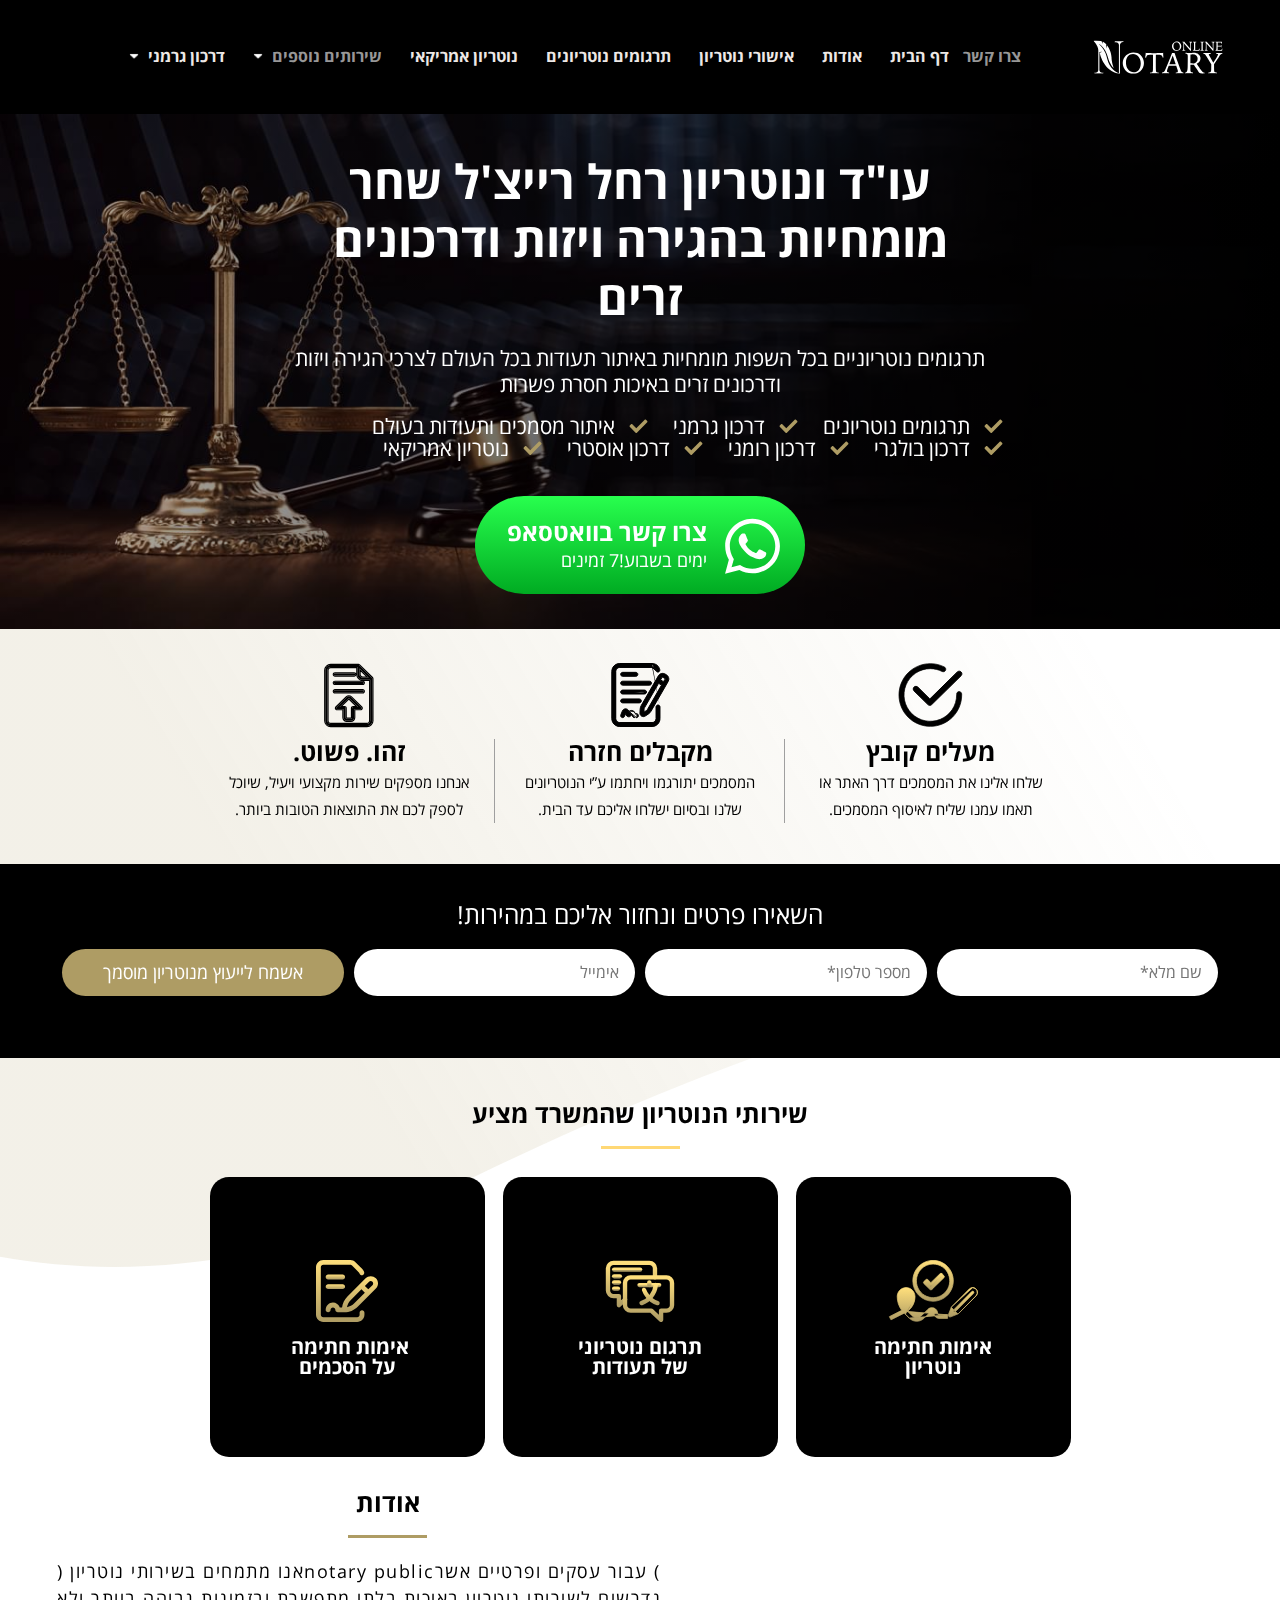
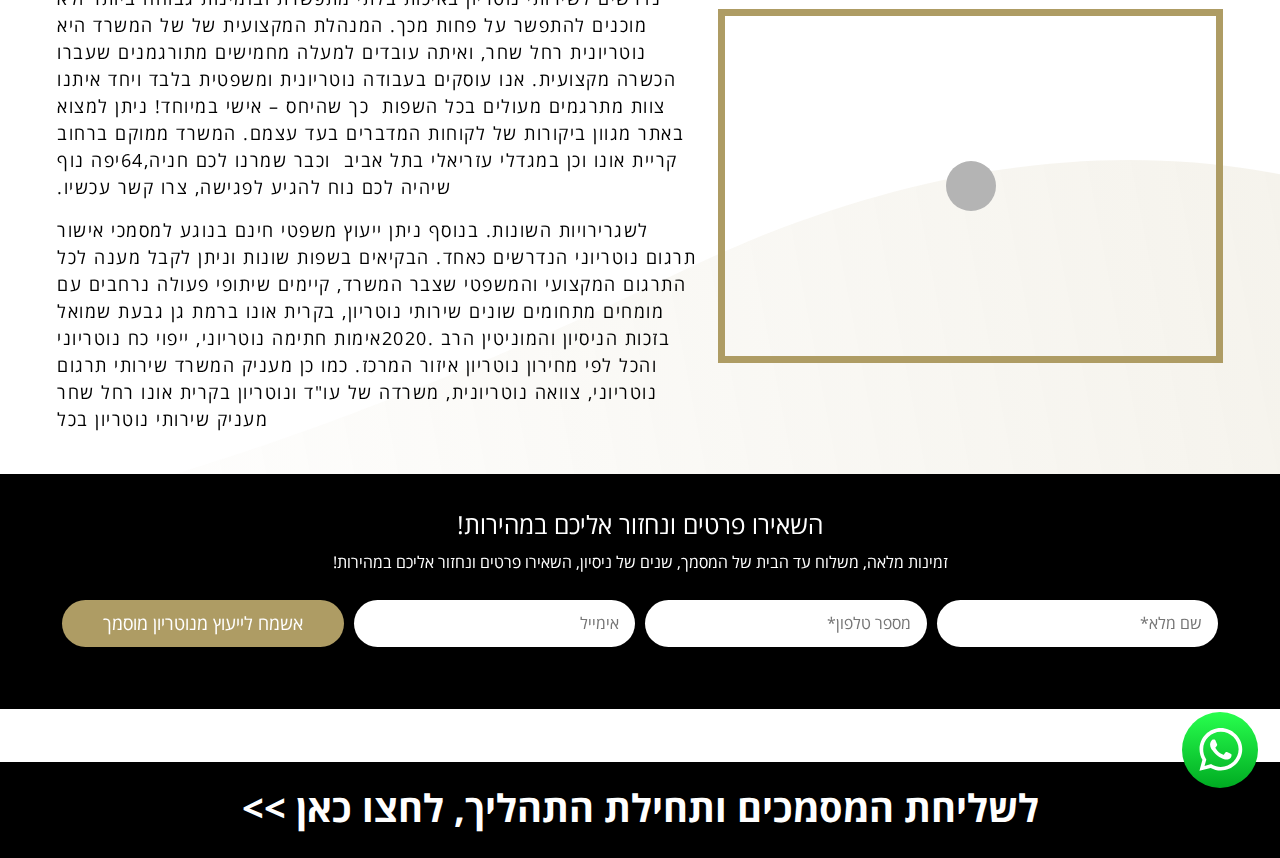
<file: index.html>
<!DOCTYPE html>
<html lang="he" dir="rtl">
<head>
   <meta charset="UTF-8">
   <meta http-equiv="X-UA-Compatible" content="IE=edge">
   <meta name="viewport" content="width=device-width, initial-scale=1.0">
   <link rel="stylesheet" href="files/select/select.css?_v=20240301155812">
   <link rel="stylesheet" href="css/style.min.css?_v=20240301155812">
   <!--<link rel="icon" type="image/svg+xml" href="favicon.svg">-->
   <title></title>
</head>

<body>
   <div class="wrapper">
      <header class="header">
   <div class="header__wrapper lock-padding">
      <div id="header-container" class="n_container header-container">
         <a href="index.html" class="header__blockLogo">
            <img src="images/svg/logo.svg" alt="Notary online">
         </a>
         <div class="header__menu menu">
            <div class="menu__body">
               <nav class="menu-topmenu-container">
                  <ul class="menu__list">
                     <li class="menu-item current-menu-item current_page_item"> <!-- current-menu-item current_page_item -->
                        <a class="menu__link" href="#">צרו קשר</a>
                     </li>
                     <li class="menu-item">
                        <a class="menu__link" href="#">דף הבית</a>
                     </li>
                     <li class="menu-item">
                        <a class="menu__link" href="#">אודות</a>
                     </li>
                     <li class="menu-item">
                        <a class="menu__link" href="#">אישורי נוטריון</a>
                     </li>
                     <li class="menu-item">
                        <a class="menu__link" href="#">תרגומים נוטריונים</a>
                     </li>
                     <li class="menu-item">
                        <a class="menu__link" href="#">נוטריון אמריקאי</a>
                     </li>
                     <li class="menu-item current-menu-item current_page_item menu-item-has-children">
                        <a class="menu__link" href="#">שירותים נוספים</a>
                        <span class="menu__arrow">
                           <img src="images/sub-arrow.png" alt="">
                        </span>
                        <ul class="menu__sub-list">
                           <li class="menu-item">
                              <a class="menu__link" href="#">Demo submenu</a>
                           </li>
                           <li class="menu-item">
                              <a class="menu__link" href="#">Demo submenu 2</a>
                           </li>
                           <li class="menu-item current-menu-item current_page_item">
                              <a class="menu__link" href="#">Demo submenu 3</a>
                           </li>
                           <li class="menu-item">
                              <a class="menu__link" href="#">Demo submenu 4</a>
                           </li>
                        </ul>
                     </li>
                     <li class="menu-item menu-item-has-children">
                        <a class="menu__link" href="#">דרכון גרמני</a>
                        <span class="menu__arrow">
                           <img src="images/sub-arrow.png" alt="">
                        </span>
                        <ul class="menu__sub-list">
                           <li class="menu-item">
                              <a class="menu__link" href="#">Demo submenu</a>
                           </li>
                           <li class="menu-item">
                              <a class="menu__link" href="#">Demo submenu 2</a>
                           </li>
                           <li class="menu-item">
                              <a class="menu__link" href="#">Demo submenu 3</a>
                           </li>
                           <li class="menu-item">
                              <a class="menu__link" href="#">Demo submenu 4</a>
                           </li>
                        </ul>
                     </li>
                  </ul>
               </nav>
            </div>
         </div>
         <div id="burger">
            <span></span>
        </div>
      </div>
   </div>
</header>
      <main class="main">
         <div class="fs">
            <div class="n_container">
               <h1>עו"ד ונוטריון רחל רייצ'ל שחר מומחיות בהגירה ויזות ודרכונים זרים</h1>
               <div class="fs__block-text">
                  <p>תרגומים נוטריוניים בכל השפות מומחיות באיתור תעודות בכל העולם לצרכי הגירה ויזות ודרכונים זרים באיכות חסרת פשרות</p>
               </div>
               <ul class="fs__list">
                  <li>
                     <a href="https://notary-israel.com/notary-translations/" target="_blank">תרגומים נוטריונים</a>
                  </li>
                  <li>
                     <a href="https://notary-israel.com/notary-confirmation/" target="_blank">דרכון גרמני</a>
                  </li>
                  <li>
                     <a href="https://notary-israel.com/" target="_blank">איתור מסמכים ותעודות בעולם</a>
                  </li>
                  <li>
                     <!--<a href="#" target="_blank">דרכון בולגרי</a>--> דרכון בולגרי
                  </li>
                  <li>
                     <!--<a href="" target="_blank"></a>--> דרכון רומני
                  </li>
                  <li>
                     <!--<a href="#" target="_blank"></a>--> דרכון אוסטרי
                  </li>
                  <li>
                     <a href="https://notary-israel.com/notary-usa/" target="_blank">נוטריון אמריקאי</a>
                  </li>
               </ul>
               <div class="fs__wrap-button">
                  <div class="fs__wrap-button-column icon">
                     <a href="https://api.whatsapp.com/send/?phone=972524616973&text&type=phone_number&app_absent=0" target="_blank">
                        <img src="images/svg/whatsapp-icon.svg" alt="">
                     </a>
                  </div>
                  <div class="fs__wrap-button-column info">
                     <a href="https://api.whatsapp.com/send/?phone=972524616973&text&type=phone_number&app_absent=0" target="_blank">צרו קשר בוואטסאפ</a>
                     <p>ימים בשבוע!7 זמינים</p>
                  </div>
               </div>
            </div>
            <div class="page-head-bg wrap-lazy-load-image">
               <img src="images/page-head-bg.jpg" alt="">
            </div>
         </div>
         <section class="services">
            <div class="n_container">
               <div class="services__items">
                  <div class="services__item">
                     <div class="services__block-icon">
                        <img src="images/svg/services-icon-3.svg" alt="">
                     </div>
                     <div class="services__wrap-title-text">
                        <h3 class="services__title">מעלים קובץ</h3>
                        <div class="services__block-text">
                           <p>שלחו אלינו את המסמכים דרך האתר או תאמו עמנו שליח לאיסוף המסמכים.</p>
                        </div>
                     </div>
                  </div>
                  <div class="services__item">
                     <div class="services__block-icon">
                        <img src="images/svg/services-icon-2.svg" alt="">
                     </div>
                     <div class="services__wrap-title-text">
                        <h3 class="services__title">מקבלים חזרה</h3>
                        <div class="services__block-text">
                           <p>המסמכים יתורגמו ויחתמו ע”י הנוטריונים שלנו ובסיום ישלחו אליכם עד הבית.</p>
                        </div>
                     </div>
                  </div>
                  <div class="services__item">
                     <div class="services__block-icon">
                        <img src="images/svg/services-icon-1.svg" alt="">
                     </div>
                     <div class="services__wrap-title-text">
                        <h3 class="services__title">זהו. פשוט.</h3>
                        <div class="services__block-text">
                           <p>אנחנו מספקים שירות מקצועי ויעיל, שיוכל לספק לכם את התוצאות הטובות ביותר.</p>
                        </div>
                     </div>
                  </div>
               </div>
            </div>
         </section>
         <section class="leave-us-in-touch">
            <div class="n_container">
               <h2 class="leave-us-in-touch__title">השאירו פרטים ונחזור אליכם במהירות!</h2>
               <form action="#" class="leave-us-in-touch__form">
                  <input type="text" placeholder="שם מלא*" name="full-name" class="leave-us-in-touch__form-field">
                  <input type="text" placeholder="מספר טלפון*" name="phone" class="leave-us-in-touch__form-field">
                  <input type="text" placeholder="אימייל" name="email" class="leave-us-in-touch__form-field">
                  <input type="submit" value="אשמח לייעוץ מנוטריון מוסמך">
               </form>
            </div>
         </section>
         <section class="notary-services">
            <div class="n_container">
               <h2 class="notary-services__title">שירותי הנוטריון שהמשרד מציע</h2>
               <div class="notary-services__items">
                  <div class="notary-services__item">
                     <div class="notary-services__block-icon">
                        <img src="images/svg/notary-services-3.svg" alt="">
                     </div>
                     <h3>אימות חתימה</h3>
                     <p>נוטריון</p>
                  </div>
                  <div class="notary-services__item">
                     <div class="notary-services__block-icon">
                        <img src="images/svg/notary-services-2.svg" alt="">
                     </div>
                     <h3>תרגום נוטריוני</h3>
                     <p>של תעודות</p>
                  </div>
                  <div class="notary-services__item">
                     <div class="notary-services__block-icon">
                        <img src="images/svg/notary-services-1.svg" alt="">
                     </div>
                     <h3>אימות חתימה </h3>
                     <p>על הסכמים</p>
                  </div>
               </div>
            </div>
            <img src="images/svg/home-decoration-top.svg" class="page-decoration top" alt="">
         </section>
         <section class="about">
            <div class="n_container">
               <div class="about__items">
                  <div data-da="about__item-second, 1, 1024" class="about__item">
                     <div class="about__block-image wrap-lazy-load-image">
                        <img src="images/about.jpg" alt="">
                     </div>
                  </div>
                  <div class="about__item about__item-second">
                     <h2 class="about__title">אודות</h2>
                     <div class="about__block-text">
                        <p>) עבור עסקים ופרטיים אשרnotary publicאנו מתמחים בשירותי נוטריון ( נדרשים לשירותי נוטריון באיכות בלתי מתפשרת ובזמינות גבוהה ביותר ולא מוכנים להתפשר על פחות מכך. המנהלת המקצועית של של המשרד היא נוטריונית רחל שחר, ואיתה עובדים למעלה מחמישים מתורגמנים שעברו הכשרה מקצועית. אנו עוסקים בעבודה נוטריונית ומשפטית בלבד ויחד איתנו צוות מתרגמים מעולים בכל השפות  כך שהיחס – אישי במיוחד! ניתן למצוא באתר מגוון ביקורות של לקוחות המדברים בעד עצמם. המשרד ממוקם ברחוב  קריית אונו וכן במגדלי עזריאלי בתל אביב  וכבר שמרנו לכם חניה,64יפה נוף  שיהיה לכם נוח להגיע לפגישה, צרו קשר עכשיו.</p>
                        <p>לשגרירויות השונות. בנוסף ניתן ייעוץ משפטי חינם בנוגע למסמכי אישור תרגום נוטריוני הנדרשים כאחד. הבקיאים בשפות שונות וניתן לקבל מענה לכל התרגום המקצועי והמשפטי שצבר המשרד, קיימים שיתופי פעולה נרחבים עם מומחים מתחומים שונים שירותי נוטריון, בקרית אונו ברמת גן גבעת שמואל בזכות הניסיון והמוניטין הרב .2020אימות חתימה נוטריוני, ייפוי כח נוטריוני והכל לפי מחירון נוטריון  איזור המרכז. כמו כן מעניק המשרד שירותי תרגום נוטריוני, צוואה נוטריונית, משרדה של עו"ד ונוטריון בקרית אונו רחל שחר מעניק שירותי נוטריון בכל</p>
                     </div>
                  </div>
               </div>
            </div>
         </section>
         <section class="leave-us-in-touch">
            <div class="n_container">
               <h2 class="leave-us-in-touch__title">השאירו פרטים ונחזור אליכם במהירות!</h2>
               <p>זמינות מלאה, משלוח עד הבית של המסמך, שנים של ניסיון, השאירו פרטים ונחזור אליכם במהירות!</p>
               <form action="#" class="leave-us-in-touch__form">
                  <input type="text" placeholder="שם מלא*" name="full-name" class="leave-us-in-touch__form-field">
                  <input type="text" placeholder="מספר טלפון*" name="phone" class="leave-us-in-touch__form-field">
                  <input type="text" placeholder="אימייל" name="email" class="leave-us-in-touch__form-field">
                  <input type="submit" value="אשמח לייעוץ מנוטריון מוסמך">
               </form>
            </div>
         </section>
         <img src="images/svg/home-decoration-bottom.svg" class="page-decoration bottom home" alt="">
      </main>
      <footer class="footer">
    <div class="n_container">
        <p>לשליחת המסמכים ותחילת התהליך, לחצו <a href="contact-form.html">כאן >> </a></p>
    </div>
    <div class="whatsapp-widget">
        <a href="https://web.whatsapp.com/" target="_blank" class="whatsapp-widget__button">
            <img src="images/svg/whatsapp.svg" alt="">
        </a>
    </div>
</footer>
   </div>

   <script src="js/script.min.js?_v=20240301155812"></script>
</body>
</html>
</file>
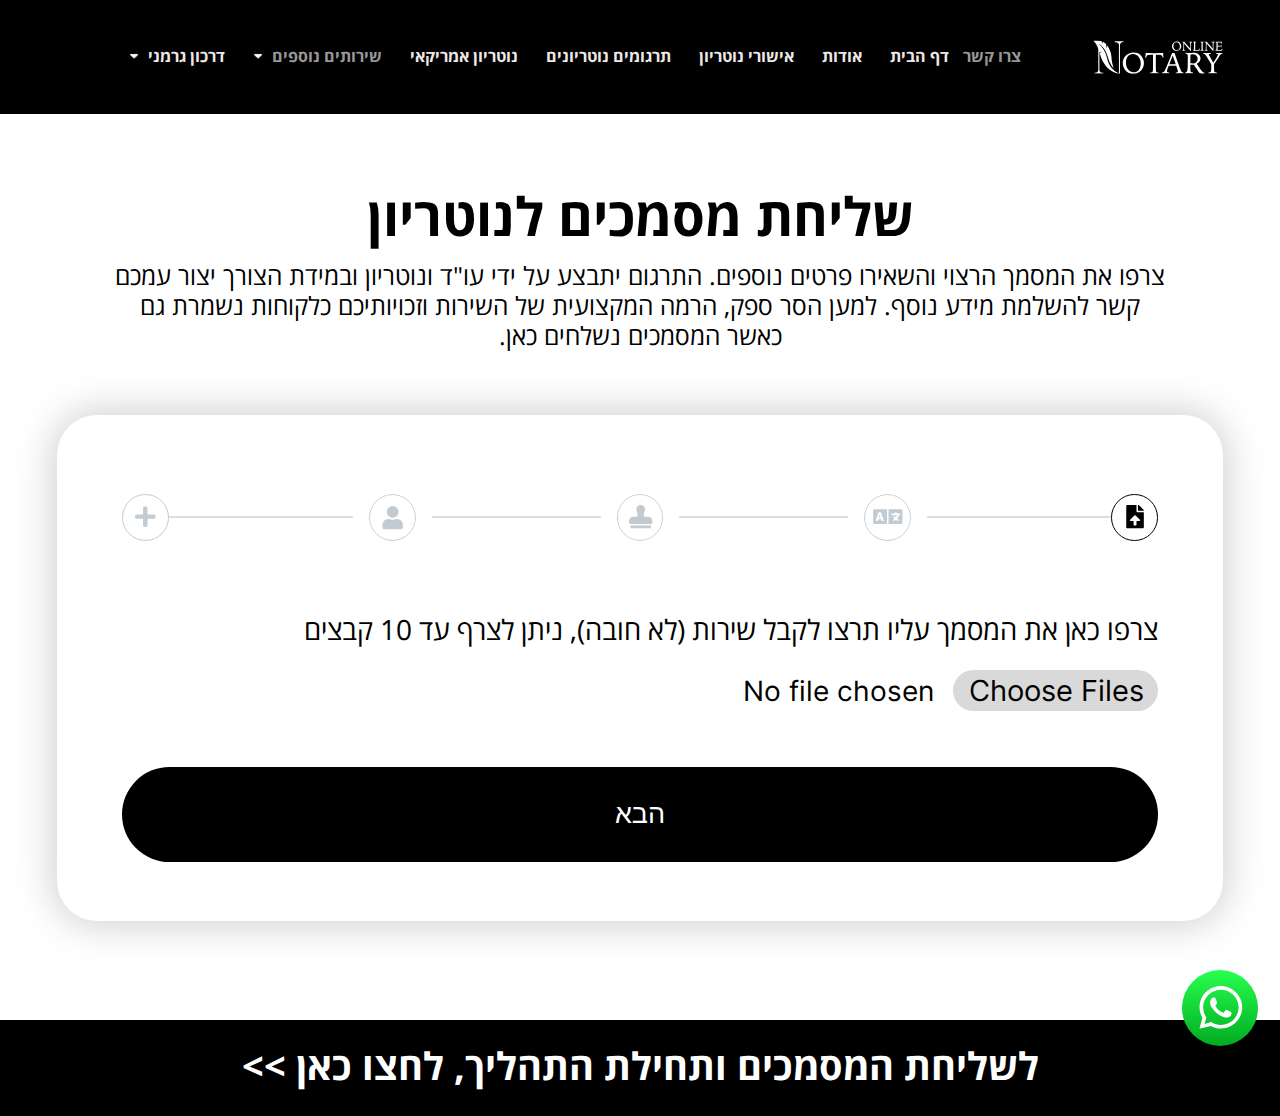
<file: contact-form.html>
<!DOCTYPE html>
<html lang="he" dir="rtl">
<head>
   <meta charset="UTF-8">
   <meta http-equiv="X-UA-Compatible" content="IE=edge">
   <meta name="viewport" content="width=device-width, initial-scale=1.0">
   <link rel="stylesheet" href="files/select/select.css?_v=20240301155812">
   <link rel="stylesheet" href="css/style.min.css?_v=20240301155812">
   <!--<link rel="icon" type="image/svg+xml" href="favicon.svg">-->
   <title>שליחת מסמכים לנוטריון</title>
</head>

<body>
   <div class="wrapper">
      <header class="header">
   <div class="header__wrapper lock-padding">
      <div id="header-container" class="n_container header-container">
         <a href="index.html" class="header__blockLogo">
            <img src="images/svg/logo.svg" alt="Notary online">
         </a>
         <div class="header__menu menu">
            <div class="menu__body">
               <nav class="menu-topmenu-container">
                  <ul class="menu__list">
                     <li class="menu-item current-menu-item current_page_item"> <!-- current-menu-item current_page_item -->
                        <a class="menu__link" href="#">צרו קשר</a>
                     </li>
                     <li class="menu-item">
                        <a class="menu__link" href="#">דף הבית</a>
                     </li>
                     <li class="menu-item">
                        <a class="menu__link" href="#">אודות</a>
                     </li>
                     <li class="menu-item">
                        <a class="menu__link" href="#">אישורי נוטריון</a>
                     </li>
                     <li class="menu-item">
                        <a class="menu__link" href="#">תרגומים נוטריונים</a>
                     </li>
                     <li class="menu-item">
                        <a class="menu__link" href="#">נוטריון אמריקאי</a>
                     </li>
                     <li class="menu-item current-menu-item current_page_item menu-item-has-children">
                        <a class="menu__link" href="#">שירותים נוספים</a>
                        <span class="menu__arrow">
                           <img src="images/sub-arrow.png" alt="">
                        </span>
                        <ul class="menu__sub-list">
                           <li class="menu-item">
                              <a class="menu__link" href="#">Demo submenu</a>
                           </li>
                           <li class="menu-item">
                              <a class="menu__link" href="#">Demo submenu 2</a>
                           </li>
                           <li class="menu-item current-menu-item current_page_item">
                              <a class="menu__link" href="#">Demo submenu 3</a>
                           </li>
                           <li class="menu-item">
                              <a class="menu__link" href="#">Demo submenu 4</a>
                           </li>
                        </ul>
                     </li>
                     <li class="menu-item menu-item-has-children">
                        <a class="menu__link" href="#">דרכון גרמני</a>
                        <span class="menu__arrow">
                           <img src="images/sub-arrow.png" alt="">
                        </span>
                        <ul class="menu__sub-list">
                           <li class="menu-item">
                              <a class="menu__link" href="#">Demo submenu</a>
                           </li>
                           <li class="menu-item">
                              <a class="menu__link" href="#">Demo submenu 2</a>
                           </li>
                           <li class="menu-item">
                              <a class="menu__link" href="#">Demo submenu 3</a>
                           </li>
                           <li class="menu-item">
                              <a class="menu__link" href="#">Demo submenu 4</a>
                           </li>
                        </ul>
                     </li>
                  </ul>
               </nav>
            </div>
         </div>
         <div id="burger">
            <span></span>
        </div>
      </div>
   </div>
</header>
      <main class="main">
         <section class="sending-doc-to-notary">
            <div class="n_container">
               <div class="sending-doc-to-notary__wrap-title-text"> <!-- hidden -->
                  <h1 class="sending-doc-to-notary__title">שליחת מסמכים לנוטריון</h1>
                  <div class="sending-doc-to-notary__block-text">
                     <p>צרפו את המסמך הרצוי והשאירו פרטים נוספים. התרגום יתבצע על ידי עו"ד ונוטריון ובמידת הצורך יצור עמכם קשר להשלמת מידע נוסף. למען הסר ספק, הרמה המקצועית של השירות וזכויותיכם כלקוחות נשמרת גם כאשר המסמכים נשלחים כאן.</p>
                  </div>
               </div>
               <div id="data-sent" class="sending-doc-to-notary__data-sent hidden">
                  <h2>תודה רבה שפנית לנוטריון אונליין</h2>
                  <p>קיבלנו את הפנייה ואנחנו מתחילים לעבוד …</p>
               </div>
               <div class="sending-doc-to-notary__wrap-form"> <!-- hidden -->
                  <div class="sending-doc-to-notary__icons">
                     <div id="step-icon-1" class="sending-doc-to-notary__icon active"> <!-- active passed -->
                        <svg width="19" height="26" viewBox="0 0 19 26" fill="none" xmlns="http://www.w3.org/2000/svg">
                           <path d="M11.5092 7.14855C11.5092 7.78894 11.9666 8.24635 12.607 8.24635H18.8279V23.2496C18.8279 23.89 18.3247 24.3474 17.7301 24.3474H2.36092C1.72053 24.3474 1.26312 23.89 1.26312 23.2496V2.0255C1.26312 1.43086 1.72053 0.927701 2.36092 0.927701H11.5092V7.14855ZM14.4824 17.0745C15.1228 17.0745 15.443 16.2511 14.9856 15.7937L10.5944 11.4025C10.2742 11.1281 9.77105 11.1281 9.45086 11.4025L5.05967 15.7937C4.60225 16.2511 4.92244 17.0745 5.56283 17.0745H8.58177V20.7338C8.58177 21.0997 8.90196 21.4657 9.31363 21.4657H10.7774C11.1433 21.4657 11.5092 21.0997 11.5092 20.7338V17.0745H14.4824ZM18.5077 5.73056C18.6907 5.95927 18.8279 6.23372 18.8279 6.50817V6.78262H12.973V0.927701H13.2474C13.5219 0.927701 13.7963 1.06493 14.025 1.24789L18.5077 5.73056Z" fill="black"/>
                        </svg>
                     </div>
                     <div id="step-icon-2" class="sending-doc-to-notary__icon">
                        <svg width="31" height="25" viewBox="0 0 31 25" fill="none" xmlns="http://www.w3.org/2000/svg">
                           <path d="M8.11598 10.7685L8.61914 12.4609H6.83522L7.38412 10.7685C7.52134 10.2196 7.70431 9.21324 7.70431 9.21324H7.75005C7.75005 9.21324 7.93302 10.2196 8.11598 10.7685ZM29.3401 4.31889C29.9347 4.31889 30.4379 4.82205 30.4379 5.41669V17.8584C30.4379 18.4988 29.9347 18.9562 29.3401 18.9562H16.5324V4.31889H29.3401ZM28.2423 9.80788V9.07601C28.2423 8.80156 27.9678 8.52711 27.6934 8.52711H24.7659V7.79525C24.7659 7.5208 24.4915 7.24635 24.217 7.24635H23.4851C23.165 7.24635 22.9363 7.5208 22.9363 7.79525V8.52711H20.0088C19.6886 8.52711 19.4599 8.80156 19.4599 9.07601V9.80788C19.4599 10.1281 19.6886 10.3568 20.0088 10.3568H25.2233C24.9489 11.0429 24.4457 11.6833 23.8511 12.3694C23.5309 12.0492 23.2564 11.729 23.0277 11.4088C22.8905 11.1801 22.5703 11.0886 22.2959 11.2259L21.9757 11.4546L21.7012 11.6375C21.4268 11.7748 21.3353 12.1407 21.5183 12.4151C21.7927 12.7811 22.1129 13.1928 22.4788 13.5587C22.1129 13.8789 21.7012 14.1533 21.2896 14.382C21.0151 14.565 20.9236 14.8852 21.1066 15.1596L21.4725 15.7543C21.6097 16.0287 21.9299 16.1202 22.2044 15.983C22.799 15.6171 23.3479 15.2511 23.8511 14.8395C24.3542 15.2511 24.8574 15.6171 25.452 15.983C25.7265 16.1202 26.0467 16.0287 26.2296 15.7543L26.5956 15.1596C26.7328 14.8852 26.6413 14.565 26.4126 14.382C26.0009 14.1533 25.5893 13.8789 25.1776 13.5587C26.1382 12.5524 26.8243 11.4546 27.1445 10.3568H27.6934C27.9678 10.3568 28.2423 10.1281 28.2423 9.80788ZM1.16327 5.41669C1.16327 4.82205 1.62068 4.31889 2.26106 4.31889H15.0687V18.9562H2.26106C1.62068 18.9562 1.16327 18.4988 1.16327 17.8584V5.41669ZM3.81628 15.3426C3.72479 15.6628 3.99924 16.0287 4.36517 16.0287H5.41723C5.64594 16.0287 5.87465 15.8915 5.92039 15.6628L6.33206 14.1991H9.1223L9.53397 15.6628C9.57971 15.8915 9.80842 16.0287 10.0371 16.0287H11.0892C11.5009 16.0287 11.7296 15.6628 11.6381 15.3426L8.98507 7.56654C8.93933 7.38358 8.71062 7.20061 8.48192 7.20061H6.97244C6.74374 7.20061 6.56077 7.38358 6.46929 7.56654L3.81628 15.3426Z" fill="#C2CBD2"/>
                        </svg>
                     </div>
                     <div id="step-icon-3" class="sending-doc-to-notary__icon">
                        <svg width="25" height="26" viewBox="0 0 25 26" fill="none" xmlns="http://www.w3.org/2000/svg">
                           <path d="M2.47056 24.3474V21.4199H22.9628V24.3474H2.47056ZM20.0353 12.6375C22.4596 12.6375 24.4265 14.6044 24.4265 17.0287V18.4925C24.4265 19.3158 23.7404 19.9562 22.9628 19.9562H2.47056C1.64721 19.9562 1.00683 19.3158 1.00683 18.4925V17.0287C1.00683 14.6044 2.92798 12.6375 5.39802 12.6375H8.41697C9.14883 12.6375 9.78921 12.0429 9.78921 11.311C9.78921 9.84731 9.3318 8.47506 8.69142 7.14855C8.46271 6.59965 8.32548 6.00501 8.32548 5.31889C8.32548 2.66588 10.704 0.516026 13.4943 1.01918C15.2782 1.33937 16.6962 2.8031 17.0164 4.54128C17.1993 5.5476 17.0164 6.50817 16.6047 7.33152C16.0101 8.42932 15.6441 9.6186 15.6441 10.8994V11.311C15.6441 12.0429 16.2388 12.6375 16.9706 12.6375H20.0353Z" fill="#C2CBD2"/>
                        </svg>
                     </div>
                     <div id="step-icon-4" class="sending-doc-to-notary__icon">
                        <svg width="21" height="25" viewBox="0 0 21 25" fill="none" xmlns="http://www.w3.org/2000/svg">
                           <path d="M10.6849 12.6375C7.43727 12.6375 4.83 10.0303 4.83 6.78262C4.83 3.58071 7.43727 0.927701 10.6849 0.927701C13.8868 0.927701 16.5398 3.58071 16.5398 6.78262C16.5398 10.0303 13.8868 12.6375 10.6849 12.6375ZM14.7559 14.1013C18.1408 14.1013 20.931 16.8915 20.931 20.2764V22.1518C20.931 23.3868 19.9247 24.3474 18.7354 24.3474H2.6344C1.39938 24.3474 0.438808 23.3868 0.438808 22.1518V20.2764C0.438808 16.8915 3.1833 14.1013 6.56818 14.1013H7.34578C8.3521 14.6044 9.49564 14.8331 10.6849 14.8331C11.8742 14.8331 12.972 14.6044 13.9783 14.1013H14.7559Z" fill="#C2CBD2"/>
                        </svg>
                     </div>
                     <div id="step-icon-5" class="sending-doc-to-notary__icon">
                        <svg width="22" height="25" viewBox="0 0 22 25" fill="none" xmlns="http://www.w3.org/2000/svg">
                           <path d="M20.0773 9.44195C20.8549 9.44195 21.541 10.1281 21.541 10.9057V12.3694C21.541 13.1928 20.8549 13.8331 20.0773 13.8331H13.4905V20.4199C13.4905 21.2433 12.8044 21.8837 12.0268 21.8837H10.563C9.73969 21.8837 9.09931 21.2433 9.09931 20.4199V13.8331H2.51252C1.68918 13.8331 1.04879 13.1928 1.04879 12.3694V10.9057C1.04879 10.1281 1.68918 9.44195 2.51252 9.44195H9.09931V2.85516C9.09931 2.07755 9.73969 1.39143 10.563 1.39143H12.0268C12.8044 1.39143 13.4905 2.07755 13.4905 2.85516V9.44195H20.0773Z" fill="#C2CBD2"/>
                        </svg>
                     </div>
                  </div>
                  <form id="sending-doc-to-notary-form" class="sending-doc-to-notary__form" action="#" enctype="multipart/form-data">
                     <div id="block-step-1" class="sending-doc-to-notary__sdtnf-step step-active">
                        <p>צרפו כאן את המסמך עליו תרצו לקבל שירות (לא חובה), ניתן לצרף עד 10 קבצים</p>
                        <div class="sending-doc-to-notary__wrap-choose-files">
                           <label for="choose-files">
                              Choose Files
                              <input type="file" name="file" id="choose-files" title="" multiple accept=".pdf, .doc, .docx, application/pdf, application/msword, application/vnd.openxmlformats-officedocument.wordprocessingml.document">
                           </label>
                           <p id="choose-files-names">No file chosen</p>
                        </div>
                        <button id="btn-to-step-2" type="button" class="sending-doc-to-notary__button next">הבא</button>
                     </div>
                     <div id="block-step-2" class="sending-doc-to-notary__sdtnf-step">
                        <div class="sending-doc-to-notary__items">
                           <div class="sending-doc-to-notary__item">
                              <label>באיזו שפה המסמכים רשומים?</label>
                              <div class="select">
                                 <input class="select__input" type="hidden" name="to-language" value="">
                                 <div class="select__head">לאיזו שפה תרצו לתרגם?</div>
                                 <ul class="select__list">
                                    <li class="select__item">English</li>
                                    <li class="select__item">Arab</li>
                                    <li class="select__item">Romanian</li>
                                    <li class="select__item">Chinese</li>
                                    <li class="select__item">Hebrew</li>
                                    <li class="select__item">Ukrainian</li>
                                 </ul>
                              </div>
                           </div>
                           <div class="sending-doc-to-notary__item">
                              <label>לאיזו שפה תרצו לתרגם?</label>
                              <div class="select">
                                 <input class="select__input" type="hidden" name="from-language" value="">
                                 <div class="select__head">לאיזו שפה תרצו לתרגם?</div>
                                 <ul class="select__list">
                                    <li class="select__item">English</li>
                                    <li class="select__item">Arab</li>
                                    <li class="select__item">Romanian</li>
                                    <li class="select__item">Chinese</li>
                                    <li class="select__item">Hebrew</li>
                                    <li class="select__item">Ukrainian</li>
                                 </ul>
                              </div>
                           </div>
                        </div>
                        <div class="sending-doc-to-notary__wrap-buttons">
                           <button id="btn-prev-to-step-1" type="button" class="sending-doc-to-notary__button prev">קודם</button>
                           <button id="btn-to-step-3" type="button" class="sending-doc-to-notary__button next">הבא</button>
                        </div>
                     </div>
                     <div id="block-step-3" class="sending-doc-to-notary__sdtnf-step">
                        <p>יש לכם צורך באפוסטיל?</p>
                        <div class="select">
                           <input class="select__input" type="hidden" name="current-language" value="">
                           <div class="select__head">לאיזו שפה תרצו לתרגם?</div>
                           <ul class="select__list">
                              <li class="select__item">English</li>
                              <li class="select__item">Arab</li>
                              <li class="select__item">Romanian</li>
                              <li class="select__item">Chinese</li>
                              <li class="select__item">Hebrew</li>
                              <li class="select__item">Ukrainian</li>
                           </ul>
                        </div>
                        <div class="sending-doc-to-notary__wrap-buttons">
                           <button id="btn-prev-to-step-2" type="button" class="sending-doc-to-notary__button prev">קודם</button>
                           <button id="btn-to-step-4" type="button" class="sending-doc-to-notary__button next">הבא</button>
                        </div>
                     </div>
                     <div id="block-step-4" class="sending-doc-to-notary__sdtnf-step">
                        <div class="sending-doc-to-notary__items three-column">
                           <div class="sending-doc-to-notary__item">
                              <div class="sending-doc-to-notary__wrap-field">
                                 <input type="text" name="your-name" placeholder="שם מלא">
                              </div>
                           </div>
                           <div class="sending-doc-to-notary__item">
                              <div class="sending-doc-to-notary__wrap-field">
                                 <input type="text" name="phone" placeholder="טלפון ">
                              </div>
                           </div>
                           <div class="sending-doc-to-notary__item">
                              <div class="sending-doc-to-notary__wrap-field">
                                 <input type="text" name="email" placeholder='כתובת דוא"ל (חובה)'> <!-- required -->
                              </div>
                           </div>
                        </div>
                        <div class="sending-doc-to-notary__wrap-buttons">
                           <button id="btn-prev-to-step-3" type="button" class="sending-doc-to-notary__button prev">קודם</button>
                           <button id="btn-to-step-5" type="button" class="sending-doc-to-notary__button next">הבא</button>
                        </div>
                     </div>
                     <div id="block-step-5" class="sending-doc-to-notary__sdtnf-step">
                        <div class="sending-doc-to-notary__wrap-field">
                           <textarea name="text" placeholder="הנכם מוזמנים (לא חובה) להוסיף מידע כמו מטרת הפניה, בקשת מיוחדת או הערות"></textarea>
                        </div>
                        <div class="sending-doc-to-notary__wrap-buttons">
                           <button id="btn-prev-to-step-4" type="button" class="sending-doc-to-notary__button prev">קודם</button>
                           <button id="btn-send" type="submit" class="sending-doc-to-notary__button next">לשלוח</button>
                        </div>
                     </div>
                  </form>
               </div>
            </div>
         </section>
      </main>
      <footer class="footer">
    <div class="n_container">
        <p>לשליחת המסמכים ותחילת התהליך, לחצו <a href="contact-form.html">כאן >> </a></p>
    </div>
    <div class="whatsapp-widget">
        <a href="https://web.whatsapp.com/" target="_blank" class="whatsapp-widget__button">
            <img src="images/svg/whatsapp.svg" alt="">
        </a>
    </div>
</footer>
   </div>
   <script src="js/script.min.js?_v=20240301155812"></script>

   <script src="files/js/form.js?_v=20240301155812"></script>

   <script src="files/js/jquery-3.7.1.min.js?_v=20240301155812"></script>
   <script src="files/select/select.js?_v=20240301155812"></script>
</body>
</html>
</file>
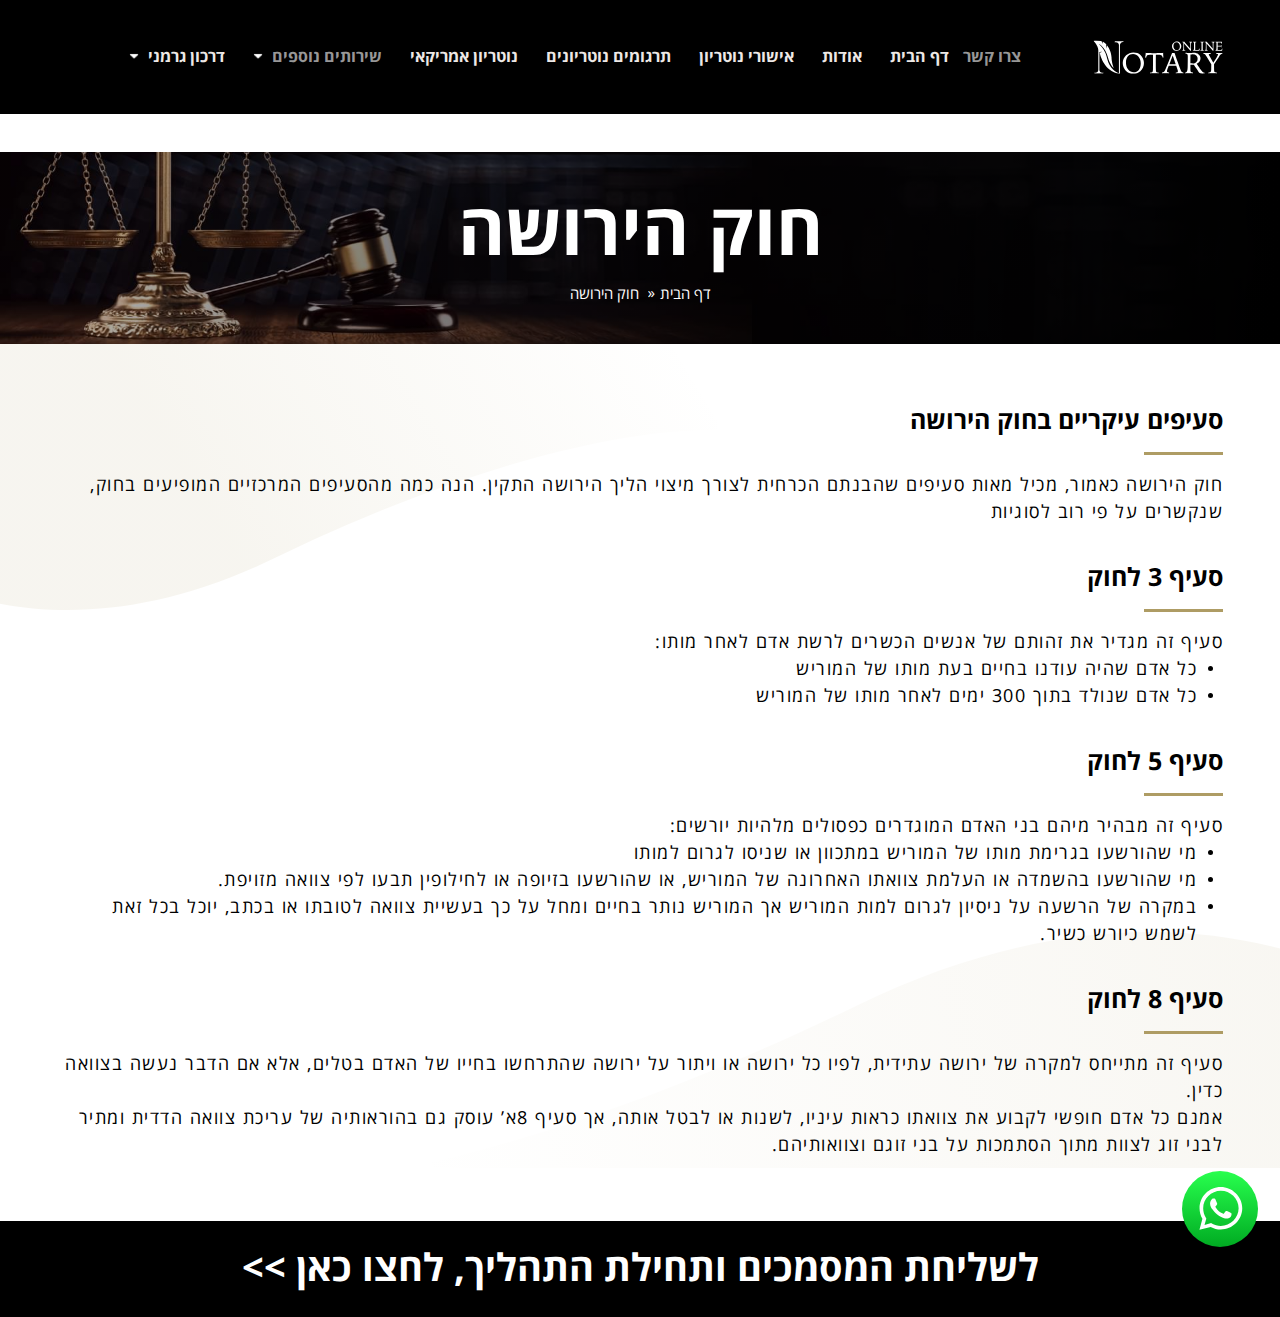
<file: law-detail.html>
<!DOCTYPE html>
<html lang="he" dir="rtl">
<head>
   <meta charset="UTF-8">
   <meta http-equiv="X-UA-Compatible" content="IE=edge">
   <meta name="viewport" content="width=device-width, initial-scale=1.0">
   <link rel="stylesheet" href="files/select/select.css?_v=20240301155812">
   <link rel="stylesheet" href="css/style.min.css?_v=20240301155812">
   <!--<link rel="icon" type="image/svg+xml" href="favicon.svg">-->
   <title>חוק הירושה</title>
</head>

<body>
   <div class="wrapper">
      <header class="header">
   <div class="header__wrapper lock-padding">
      <div id="header-container" class="n_container header-container">
         <a href="index.html" class="header__blockLogo">
            <img src="images/svg/logo.svg" alt="Notary online">
         </a>
         <div class="header__menu menu">
            <div class="menu__body">
               <nav class="menu-topmenu-container">
                  <ul class="menu__list">
                     <li class="menu-item current-menu-item current_page_item"> <!-- current-menu-item current_page_item -->
                        <a class="menu__link" href="#">צרו קשר</a>
                     </li>
                     <li class="menu-item">
                        <a class="menu__link" href="#">דף הבית</a>
                     </li>
                     <li class="menu-item">
                        <a class="menu__link" href="#">אודות</a>
                     </li>
                     <li class="menu-item">
                        <a class="menu__link" href="#">אישורי נוטריון</a>
                     </li>
                     <li class="menu-item">
                        <a class="menu__link" href="#">תרגומים נוטריונים</a>
                     </li>
                     <li class="menu-item">
                        <a class="menu__link" href="#">נוטריון אמריקאי</a>
                     </li>
                     <li class="menu-item current-menu-item current_page_item menu-item-has-children">
                        <a class="menu__link" href="#">שירותים נוספים</a>
                        <span class="menu__arrow">
                           <img src="images/sub-arrow.png" alt="">
                        </span>
                        <ul class="menu__sub-list">
                           <li class="menu-item">
                              <a class="menu__link" href="#">Demo submenu</a>
                           </li>
                           <li class="menu-item">
                              <a class="menu__link" href="#">Demo submenu 2</a>
                           </li>
                           <li class="menu-item current-menu-item current_page_item">
                              <a class="menu__link" href="#">Demo submenu 3</a>
                           </li>
                           <li class="menu-item">
                              <a class="menu__link" href="#">Demo submenu 4</a>
                           </li>
                        </ul>
                     </li>
                     <li class="menu-item menu-item-has-children">
                        <a class="menu__link" href="#">דרכון גרמני</a>
                        <span class="menu__arrow">
                           <img src="images/sub-arrow.png" alt="">
                        </span>
                        <ul class="menu__sub-list">
                           <li class="menu-item">
                              <a class="menu__link" href="#">Demo submenu</a>
                           </li>
                           <li class="menu-item">
                              <a class="menu__link" href="#">Demo submenu 2</a>
                           </li>
                           <li class="menu-item">
                              <a class="menu__link" href="#">Demo submenu 3</a>
                           </li>
                           <li class="menu-item">
                              <a class="menu__link" href="#">Demo submenu 4</a>
                           </li>
                        </ul>
                     </li>
                  </ul>
               </nav>
            </div>
         </div>
         <div id="burger">
            <span></span>
        </div>
      </div>
   </div>
</header>
      <main class="main">
         <div class="page__head">
            <div class="n_container">
               <h1 class="page__title">חוק הירושה</h1>
               <ul class="breadcrumbs">
                  <li class="breadcrumbs__item">
                     <a class="breadcrumbs__link" href="/">דף הבית</a>
                  </li>
                  <li class="breadcrumbs__item">
                     <span class="breadcrumbs__name">חוק הירושה</span>
                  </li>
               </ul>
            </div>
            <div class="page-head-bg">
               <img src="images/page-head-bg.jpg" alt="">
            </div>
         </div>
         <section class="page__content">
            <div class="n_container">
               <h2>סעיפים עיקריים בחוק הירושה</h2>
               <p>חוק הירושה כאמור, מכיל מאות סעיפים שהבנתם הכרחית לצורך מיצוי הליך הירושה התקין. הנה כמה מהסעיפים המרכזיים המופיעים בחוק, שנקשרים על פי רוב לסוגיות</p>
               <h2>סעיף 3 לחוק</h2>
               <p>סעיף זה מגדיר את זהותם של אנשים הכשרים לרשת אדם לאחר מותו:</p>
               <ul>
                  <li>כל אדם שהיה עודנו בחיים בעת מותו של המוריש</li>
                  <li>כל אדם שנולד בתוך 300 ימים לאחר מותו של המוריש</li>
               </ul>
               <h2>סעיף 5 לחוק</h2>
               <p>סעיף זה מבהיר מיהם בני האדם המוגדרים כפסולים מלהיות יורשים:</p>
               <ul>
                  <li>מי שהורשעו בגרימת מותו של המוריש במתכוון או שניסו לגרום למותו</li>
                  <li>מי שהורשעו בהשמדה או העלמת צוואתו האחרונה של המוריש, או שהורשעו בזיופה או לחילופין תבעו לפי צוואה מזויפת.</li>
                  <li>במקרה של הרשעה על ניסיון לגרום למות המוריש אך המוריש נותר בחיים ומחל על כך בעשיית צוואה לטובתו או בכתב, יוכל בכל זאת לשמש כיורש כשיר.</li>
               </ul>
               <h2>סעיף 8 לחוק</h2>
               <p>סעיף זה מתייחס למקרה של ירושה עתידית, לפיו כל ירושה או ויתור על ירושה שהתרחשו בחייו של האדם בטלים, אלא אם הדבר נעשה בצוואה כדין.</p>
               <p>אמנם כל אדם חופשי לקבוע את צוואתו כראות עיניו, לשנות או לבטל אותה, אך סעיף 8א’ עוסק גם בהוראותיה של עריכת צוואה הדדית ומתיר לבני זוג לצוות מתוך הסתמכות על בני זוגם וצוואותיהם.</p>
            </div>
            <img src="images/svg/page-decoration-top.svg" class="page-decoration top" alt="">
         </section>
         <img src="images/svg/page-decoration-bottom.svg" class="page-decoration bottom" alt="">
      </main>
      <footer class="footer">
    <div class="n_container">
        <p>לשליחת המסמכים ותחילת התהליך, לחצו <a href="contact-form.html">כאן >> </a></p>
    </div>
    <div class="whatsapp-widget">
        <a href="https://web.whatsapp.com/" target="_blank" class="whatsapp-widget__button">
            <img src="images/svg/whatsapp.svg" alt="">
        </a>
    </div>
</footer>
   </div>

   <script src="js/script.min.js?_v=20240301155812"></script>
</body>
</html>
</file>
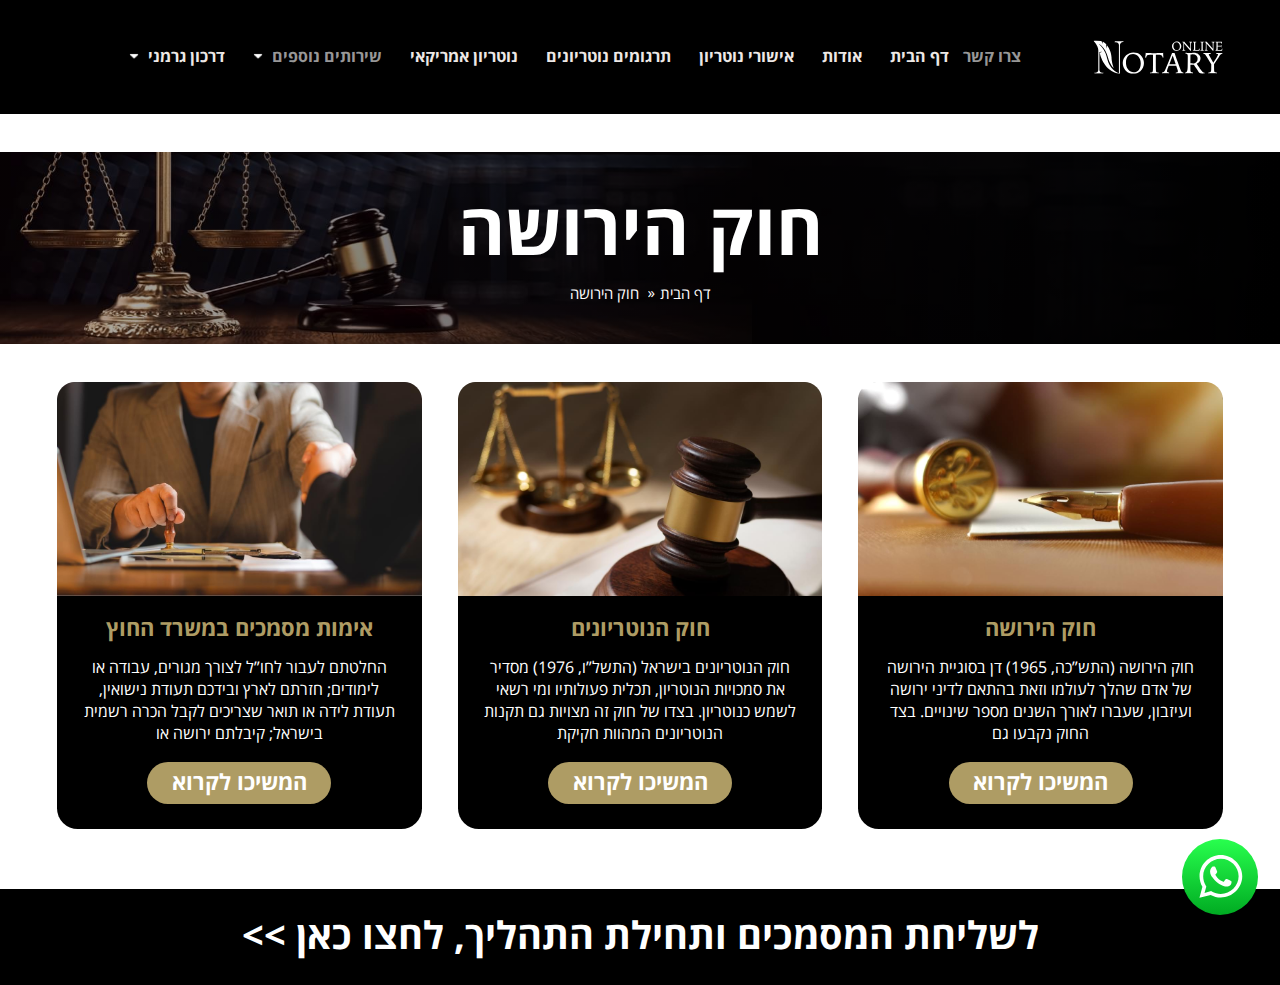
<file: law-of-inheritance.html>
<!DOCTYPE html>
<html lang="he" dir="rtl">
<head>
   <meta charset="UTF-8">
   <meta http-equiv="X-UA-Compatible" content="IE=edge">
   <meta name="viewport" content="width=device-width, initial-scale=1.0">
   <link rel="stylesheet" href="files/select/select.css?_v=20240301155812">
   <link rel="stylesheet" href="css/style.min.css?_v=20240301155812">
   <!--<link rel="icon" type="image/svg+xml" href="favicon.svg">-->
   <title>חוק הירושה</title>
</head>

<body>
   <div class="wrapper">
      <header class="header">
   <div class="header__wrapper lock-padding">
      <div id="header-container" class="n_container header-container">
         <a href="index.html" class="header__blockLogo">
            <img src="images/svg/logo.svg" alt="Notary online">
         </a>
         <div class="header__menu menu">
            <div class="menu__body">
               <nav class="menu-topmenu-container">
                  <ul class="menu__list">
                     <li class="menu-item current-menu-item current_page_item"> <!-- current-menu-item current_page_item -->
                        <a class="menu__link" href="#">צרו קשר</a>
                     </li>
                     <li class="menu-item">
                        <a class="menu__link" href="#">דף הבית</a>
                     </li>
                     <li class="menu-item">
                        <a class="menu__link" href="#">אודות</a>
                     </li>
                     <li class="menu-item">
                        <a class="menu__link" href="#">אישורי נוטריון</a>
                     </li>
                     <li class="menu-item">
                        <a class="menu__link" href="#">תרגומים נוטריונים</a>
                     </li>
                     <li class="menu-item">
                        <a class="menu__link" href="#">נוטריון אמריקאי</a>
                     </li>
                     <li class="menu-item current-menu-item current_page_item menu-item-has-children">
                        <a class="menu__link" href="#">שירותים נוספים</a>
                        <span class="menu__arrow">
                           <img src="images/sub-arrow.png" alt="">
                        </span>
                        <ul class="menu__sub-list">
                           <li class="menu-item">
                              <a class="menu__link" href="#">Demo submenu</a>
                           </li>
                           <li class="menu-item">
                              <a class="menu__link" href="#">Demo submenu 2</a>
                           </li>
                           <li class="menu-item current-menu-item current_page_item">
                              <a class="menu__link" href="#">Demo submenu 3</a>
                           </li>
                           <li class="menu-item">
                              <a class="menu__link" href="#">Demo submenu 4</a>
                           </li>
                        </ul>
                     </li>
                     <li class="menu-item menu-item-has-children">
                        <a class="menu__link" href="#">דרכון גרמני</a>
                        <span class="menu__arrow">
                           <img src="images/sub-arrow.png" alt="">
                        </span>
                        <ul class="menu__sub-list">
                           <li class="menu-item">
                              <a class="menu__link" href="#">Demo submenu</a>
                           </li>
                           <li class="menu-item">
                              <a class="menu__link" href="#">Demo submenu 2</a>
                           </li>
                           <li class="menu-item">
                              <a class="menu__link" href="#">Demo submenu 3</a>
                           </li>
                           <li class="menu-item">
                              <a class="menu__link" href="#">Demo submenu 4</a>
                           </li>
                        </ul>
                     </li>
                  </ul>
               </nav>
            </div>
         </div>
         <div id="burger">
            <span></span>
        </div>
      </div>
   </div>
</header>
      <main class="main">
         <div class="page__head">
            <div class="n_container">
               <h1 class="page__title">חוק הירושה</h1>
               <ul class="breadcrumbs">
                  <li class="breadcrumbs__item">
                     <a class="breadcrumbs__link" href="/">דף הבית</a>
                  </li>
                  <li class="breadcrumbs__item">
                     <span class="breadcrumbs__name">חוק הירושה</span>
                  </li>
               </ul>
            </div>
            <div class="page-head-bg">
               <img src="images/page-head-bg.jpg" alt="">
            </div>
         </div>
         <section class="laws">
            <div class="n_container">
               <div class="laws__items">
                  <div class="laws__item">
                     <div class="laws__block-image wrap-lazy-load-image">
                        <img src="images/law-3.jpg" alt="">
                     </div>
                     <div class="laws__item-content">
                        <h2>חוק הירושה</h2>
                        <p>חוק הירושה (התש”כה, 1965) דן בסוגיית הירושה של אדם שהלך לעולמו וזאת בהתאם לדיני ירושה ועיזבון, שעברו לאורך השנים מספר שינויים. בצד החוק נקבעו גם</p>
                        <a href="law-detail.html">המשיכו לקרוא</a>
                     </div>
                  </div>
                  <div class="laws__item">
                     <div class="laws__block-image wrap-lazy-load-image">
                        <img src="images/law-2.jpg" alt="">
                     </div>
                     <div class="laws__item-content">
                        <h2>חוק הנוטריונים</h2>
                        <p>חוק הנוטריונים בישראל (התשל”ו, 1976) מסדיר את סמכויות הנוטריון, תכלית פעולותיו ומי רשאי לשמש כנוטריון. בצדו של חוק זה מצויות גם תקנות הנוטריונים המהוות חקיקת</p>
                        <a href="law-detail.html">המשיכו לקרוא</a>
                     </div>
                  </div>
                  <div class="laws__item">
                     <div class="laws__block-image wrap-lazy-load-image">
                        <img src="images/law-1.jpg" alt="">
                     </div>
                     <div class="laws__item-content">
                        <h2>אימות מסמכים במשרד החוץ</h2>
                        <p>החלטתם לעבור לחו”ל לצורך מגורים, עבודה או לימודים; חזרתם לארץ ובידכם תעודת נישואין, תעודת לידה או תואר שצריכים לקבל הכרה רשמית בישראל; קיבלתם ירושה או</p>
                        <a href="law-detail.html">המשיכו לקרוא</a>
                     </div>
                  </div>
               </div>
            </div>
         </section>
      </main>
      <footer class="footer">
    <div class="n_container">
        <p>לשליחת המסמכים ותחילת התהליך, לחצו <a href="contact-form.html">כאן >> </a></p>
    </div>
    <div class="whatsapp-widget">
        <a href="https://web.whatsapp.com/" target="_blank" class="whatsapp-widget__button">
            <img src="images/svg/whatsapp.svg" alt="">
        </a>
    </div>
</footer>
   </div>

   <script src="js/script.min.js?_v=20240301155812"></script>
</body>
</html>
</file>
<file: files/select/select.css>
.select {
    display: block;
    margin-top: 12px;
    position: relative;
    width: 100%;
}
.select__head,
.select__list {
    background-color: #fff;
    cursor: pointer;
    font-family: Open Sans Hebrew;
    user-select: none;
}
.select__head {
    font-size: 28px;
    line-height: 40px;
    letter-spacing: 0;
    height: 51px;
    padding-left: 43px;
    position: relative;
    width: 100%;
    z-index: 2;

    overflow: hidden;
    text-overflow: ellipsis;
    display: -moz-box;
    display: -webkit-box;
    -webkit-line-clamp: 1;
    -webkit-box-orient: vertical;
}
.select__head::before {
    background-color: #AE9C64;
    bottom: 0;
    border-radius: 6px;
    content: '';
    display: block;
    height: 6px;
    left: 0;
    position: absolute;
    right: 0;
    width: 100%;
}
.select__head::after {
    width: 23px;
    height: 12px;
    background: #FFF url("data:image/svg+xml;charset=UTF-8,%3csvg width='27' height='14' viewBox='0 0 27 14' fill='none' xmlns='http://www.w3.org/2000/svg'%3e%3cpath d='M13.5 14L26.0574 0.5H0.942632L13.5 14Z' fill='black'/%3e%3c/svg%3e") no-repeat center / cover;
    position: absolute;
    left: 10px;
    bottom: 50%;
    transform: translateY(50%);
    content: '';
    display: block;
    transition: .2s ease-in;
}
.select__head.open::after {
    transform: translateY(50%) scale(1, -1);
}
.select__list {
    border: 1px solid #C8C8C8;
    display: none;
    position: absolute;
    top: 110%;
    left: 0;
    right: 0;
    margin-top: 5px;
    max-height: 240px;
    overflow-x: hidden;
    overflow-y: auto;
    z-index: 100;
    margin: 0;
    padding: 0;
    scrollbar-width: thin;
    overscroll-behavior: contain;
    z-index: 3;
    width: 100%;
}
.select__list::-webkit-scrollbar {
    background-color: #F8F9FA;
    padding: 5px;
    width: 5px;
}
.select__list::-webkit-scrollbar-thumb {
    background-color: #D9D9D9;
}
.select__list .select__item:not(:first-child) {
    border-top: 1px solid rgba(224, 229, 231, 0.5);
}
.select__list .select__item {
    position: relative;
    cursor: pointer;
    list-style-type: none;
    margin-bottom: 0;
    padding: 7px 12px;
}
.select__list .select__item.active {
    color: #a5a5a5;
    cursor: default;
    pointer-events: none;
    user-select: none;
}
.select__list .select__item:hover {
    background-color: rgba(224, 229, 231, 0.5);
}

@media (max-width: 1024.98px) {

    .select__head::before,
    .sending-doc-to-notary__wrap-field::after {
        height: 4px !important;
    }

    .select {
        margin-top: 31px;
    }
    
    .select__head {
        font-size: 21px;
        line-height: 32px;
        height: 41px;
    }

    .select__head::after {
        left: 0;
    }

    .select__list {
        max-height: 200px;
    }
}
@media (max-width: 575.98px) {

    .select__head,
    .select__list {
        font-size: 18px;
    }
    .select__list {
        line-height: 23px;
        max-height: 170px;
    }

    .select__head {
        height: 39px;
    }

    .select__head::after {
        background: #FFF url("data:image/svg+xml;charset=UTF-8,%3csvg width='23' height='10' viewBox='0 0 27 14' fill='none' xmlns='http://www.w3.org/2000/svg'%3e%3cpath d='M13.5 14L26.0574 0.5H0.942632L13.5 14Z' fill='black'/%3e%3c/svg%3e") no-repeat center / cover;
        height: 9px;
        left: 0;
        width: 14px;
    }
}
</file>
<file: css/style.min.css>
@charset "UTF-8";@font-face{font-family:"Open Sans Hebrew";src:url(../files/fonts/OpenSansHebrew/OpenSansHebrew-Bold.woff2) format("woff2"),url(../files/fonts/OpenSansHebrew/OpenSansHebrew-Bold.woff) format("woff");font-weight:700;font-style:normal;font-display:swap}@font-face{font-family:"Open Sans Hebrew";src:url(../files/fonts/OpenSansHebrew/OpenSansHebrew-Regular.woff2) format("woff2"),url(../files/fonts/OpenSansHebrew/OpenSansHebrew-Regular.woff) format("woff");font-weight:400;font-style:normal;font-display:swap}@font-face{font-family:Inter;font-style:normal;font-weight:400;font-display:swap;src:url(../files/fonts/Inter/400/cyrillic-ext.woff2) format("woff2");unicode-range:U+0460-052F,U+1C80-1C88,U+20B4,U+2DE0-2DFF,U+A640-A69F,U+FE2E-FE2F}@font-face{font-family:Inter;font-style:normal;font-weight:400;font-display:swap;src:url(../files/fonts/Inter/400/cyrillic.woff2) format("woff2");unicode-range:U+0301,U+0400-045F,U+0490-0491,U+04B0-04B1,U+2116}@font-face{font-family:Inter;font-style:normal;font-weight:400;font-display:swap;src:url(../files/fonts/Inter/400/greek-ext.woff2) format("woff2");unicode-range:U+1F00-1FFF}@font-face{font-family:Inter;font-style:normal;font-weight:400;font-display:swap;src:url(../files/fonts/Inter/400/greek.woff2) format("woff2");unicode-range:U+0370-0377,U+037A-037F,U+0384-038A,U+038C,U+038E-03A1,U+03A3-03FF}@font-face{font-family:Inter;font-style:normal;font-weight:400;font-display:swap;src:url(../files/fonts/Inter/400/vietnamese.woff2) format("woff2");unicode-range:U+0102-0103,U+0110-0111,U+0128-0129,U+0168-0169,U+01A0-01A1,U+01AF-01B0,U+0300-0301,U+0303-0304,U+0308-0309,U+0323,U+0329,U+1EA0-1EF9,U+20AB}@font-face{font-family:Inter;font-style:normal;font-weight:400;font-display:swap;src:url(../files/fonts/Inter/400/latin-ext.woff2) format("woff2");unicode-range:U+0100-02AF,U+0304,U+0308,U+0329,U+1E00-1E9F,U+1EF2-1EFF,U+2020,U+20A0-20AB,U+20AD-20C0,U+2113,U+2C60-2C7F,U+A720-A7FF}@font-face{font-family:Inter;font-style:normal;font-weight:400;font-display:swap;src:url(../files/fonts/Inter/400/latin.woff2) format("woff2");unicode-range:U+0000-00FF,U+0131,U+0152-0153,U+02BB-02BC,U+02C6,U+02DA,U+02DC,U+0304,U+0308,U+0329,U+2000-206F,U+2074,U+20AC,U+2122,U+2191,U+2193,U+2212,U+2215,U+FEFF,U+FFFD}*,::after,::before{box-sizing:border-box;margin:0;padding:0}button{background:0 0;border:none;cursor:pointer}img,picture{height:auto;max-width:100%;vertical-align:top}/*! normalize.css v8.0.1 | MIT License | github.com/necolas/normalize.css */html{line-height:1.15;-webkit-text-size-adjust:100%}body{margin:0}main{display:block}h1{font-size:2em;margin:.67em 0}hr{box-sizing:content-box;height:0;overflow:visible}pre{font-family:monospace,monospace;font-size:1em}a{background-color:transparent}abbr[title]{border-bottom:none;text-decoration:underline;-webkit-text-decoration:underline dotted;text-decoration:underline dotted}b,strong{font-weight:700}code,kbd,samp{font-family:monospace,monospace;font-size:1em}small{font-size:80%}sub,sup{font-size:75%;line-height:0;position:relative;vertical-align:baseline}sub{bottom:-.25em}sup{top:-.5em}img{border-style:none}button,input,optgroup,select,textarea{font-family:inherit;font-size:100%;line-height:1.15;margin:0}button,input{overflow:visible}button,select{text-transform:none}[type=button],[type=reset],[type=submit],button{-webkit-appearance:button}[type=button]::-moz-focus-inner,[type=reset]::-moz-focus-inner,[type=submit]::-moz-focus-inner,button::-moz-focus-inner{border-style:none;padding:0}[type=button]:-moz-focusring,[type=reset]:-moz-focusring,[type=submit]:-moz-focusring,button:-moz-focusring{outline:1px dotted ButtonText}fieldset{padding:.35em .75em .625em}legend{box-sizing:border-box;color:inherit;display:table;max-width:100%;padding:0;white-space:normal}progress{vertical-align:baseline}textarea{overflow:auto}[type=checkbox],[type=radio]{box-sizing:border-box;padding:0}[type=number]::-webkit-inner-spin-button,[type=number]::-webkit-outer-spin-button{height:auto}[type=search]{-webkit-appearance:textfield;outline-offset:-2px}[type=search]::-webkit-search-decoration{-webkit-appearance:none}::-webkit-file-upload-button{-webkit-appearance:button;font:inherit}details{display:block}summary{display:list-item}template{display:none}[hidden]{display:none}body,html{height:100%}.wrapper{display:flex;flex-direction:column;min-height:100vh}main.main{flex:1;padding-top:114px;position:relative;overflow:hidden}body{background-color:#fff;color:#000;font-family:"Open Sans Hebrew";font-size:18px;font-style:normal;font-weight:400;line-height:27.2px;margin:0}body::-webkit-scrollbar{background-color:#fff;padding:5px;width:8px}body::-webkit-scrollbar-thumb{background-color:#000}body._lock{overflow:hidden}a{text-decoration:none}.breadcrumbs{display:flex;flex-wrap:wrap;justify-content:center;margin:19px auto 0;position:relative;z-index:3}.breadcrumbs__item{font-size:15.3px;font-weight:400;line-height:22.95px;list-style:none;position:relative}.breadcrumbs__item:not(:last-child)::after{bottom:1px;color:#fff;content:"»";display:inline-block;margin:0 -3px 0 9px;position:relative;transform:scale(-1,1);width:11px}.breadcrumbs__link{color:#fff;opacity:1;transition:opacity .3s ease 0s}.breadcrumbs__name{color:#fff}.n_container{margin-left:auto;margin-right:auto;max-width:1236px;padding-left:35px;padding-right:35px}.page__head{margin-top:38px;padding-bottom:39px;padding-top:39px;position:relative;overflow:hidden}.page__head .n_container{position:relative;z-index:1}.page__head .page__title{color:#fff;font-size:90px;line-height:90px;letter-spacing:0;margin:0;text-align:center}.page__head .page-head-bg img{-o-object-position:0 74%;object-position:0 74%}.page__content{padding-bottom:10px;padding-top:63px;position:relative}.page__content h1,.page__content h2,.page__content h3,.page__content h4,.page__content h5,.page__content h6{font-size:25px;line-height:25px;letter-spacing:0;margin:0}.page__content h1:not(:first-child),.page__content h2:not(:first-child),.page__content h3:not(:first-child),.page__content h4:not(:first-child),.page__content h5:not(:first-child),.page__content h6:not(:first-child){margin-top:39px}.page__content h1::after,.page__content h2::after,.page__content h3::after,.page__content h4::after,.page__content h5::after,.page__content h6::after{background-color:#ae9c64;content:"";display:block;height:3px;margin:20px 0 16px;width:79px}.page__content ol li,.page__content p,.page__content ul li{font-size:18px;line-height:27px;letter-spacing:1.5px}.page__content ul{list-style:none}.page__content ul li{padding-right:26px;position:relative}.page__content ul li::after{background-color:#000;border-radius:50%;content:"";display:block;height:5px;position:absolute;right:10px;top:11px;width:5px}.page__content .page-decoration.top{left:0;max-width:56%;top:0}.page-decoration{height:auto;position:absolute;width:100%;z-index:-1}.page-decoration.bottom{bottom:-53px;max-width:81%;right:0}.page-decoration.bottom.home{bottom:0;right:-50px;width:125%;max-width:125%}h1,h2,h3,h4,h5,h6{font-weight:700}.n_object-fit{left:0;height:100%;-o-object-fit:cover;object-fit:cover;position:absolute;top:0;width:100%;z-index:1}.wrap-lazy-load-image{position:relative}.wrap-lazy-load-image img,.wrap-lazy-load-image.img-loaded .sk-spinner-pulse{opacity:0}.wrap-lazy-load-image img{transition:.3s ease 0s}.wrap-lazy-load-image.img-loaded img{opacity:1}.sk-spinner-pulse{animation:sk-spinner-pulse 1s infinite ease-in-out;background-color:#b4b4b4;border-radius:100%;left:50%;height:50px;margin-left:-25px;margin-top:-25px;position:absolute;top:50%;width:50px;z-index:0}.wrap-lazy-load-image.img-loaded .sk-spinner-pulse{z-index:-100}.wrap-lazy-load-image.img-loaded img{z-index:1}@keyframes sk-spinner-pulse{0%{transform:scale(0)}100%{opacity:0;transform:scale(1)}}.header{left:0;position:absolute;right:0;top:0;width:100%;z-index:102}.header__wrapper{background-color:#000;left:0;position:fixed;transition:background .3s ease 0s;top:0;width:100%;z-index:50}.header-container{align-items:center;display:flex;justify-content:space-between;height:114px;position:relative}.header__blockLogo{align-items:center;flex:0 0 178px;display:flex;position:relative;z-index:6}.header .menu{padding:0 15px 5px;width:100%}.header .menu__icon{display:none;font-size:0}.header .menu__list>li{position:relative}.header .menu-item{position:relative}.header .menu__link,.header .menu__sub-link{transition:all .3s ease 0s}.header .menu__sub-list li{list-style:none}.header .menu__arrow{bottom:0;display:block;height:10px;font-size:0;overflow:hidden;margin-right:9px;position:relative;transition:transform .3s ease 0s;width:10px}.header .menu__arrow img,.header .menu__arrow svg{left:0;max-width:100%;position:absolute;top:2px}body._touch .header .menu__list>li._active .menu__sub-list{top:calc(100% - 0px)}body._pc .header .menu__list>li:hover .menu__sub-list{opacity:1;pointer-events:all;transform:perspective(400px) rotateX(0);visibility:visible}body._touch .header .menu__list{flex:1 1 auto}body._touch .header .menu__list>li._active .menu__arrow{transform:scale(1,-1)}#burger{border:1px solid #2d3137;border-radius:6px;cursor:pointer;height:45px;margin-right:20px;position:relative;transition-duration:.3s;min-width:45px;max-width:45px;z-index:6}#burger span{background-color:#ede8e5;border-radius:20px;height:1px;left:50%;position:absolute;transition:.1s ease 0s;transform:translate(-50%,-50%);top:40%;width:17px}#burger span:before{background-color:inherit;border-radius:inherit;left:0;content:"";height:1px;position:inherit;top:10px;transition-duration:inherit;width:17px}#burger.open span{left:19.5px;top:15px;transform:rotateZ(-45deg) translate(-50%,-50%)}#burger.open span:before{top:0;transform:rotateZ(92deg)}.fs{background-color:#000;padding-bottom:35px;padding-top:38px;position:relative}.fs .n_container{position:relative;z-index:1}.fs h1{font-size:53px;line-height:64px;letter-spacing:0;max-width:700px;margin:0 auto}.fs h1,.fs__block-text p,.fs__list li{color:#fff;letter-spacing:0;text-align:center}.fs__block-text{max-width:775px;margin-left:auto;margin-right:auto;padding-bottom:18px;padding-top:19px}.fs__block-text p{font-size:25px;line-height:30px}.fs__list{list-style:none;display:flex;flex-wrap:wrap;max-width:750px;margin:0 auto}.fs__list li{font-size:25px;line-height:27px;letter-spacing:0;margin:0 12.5px}.fs__list li::before{content:url("data:image/svg+xml;charset=UTF-8,%3csvg width='19' height='15' viewBox='0 0 19 15' fill='none' xmlns='http://www.w3.org/2000/svg'%3e%3cpath d='M6.59204 13.6992L0.756104 7.86328C0.404541 7.51172 0.404541 6.91406 0.756104 6.5625L2.02173 5.29688C2.37329 4.94531 2.93579 4.94531 3.28735 5.29688L7.26001 9.23438L15.6975 0.796875C16.0491 0.445312 16.6116 0.445312 16.9631 0.796875L18.2288 2.0625C18.5803 2.41406 18.5803 3.01172 18.2288 3.36328L7.89282 13.6992C7.54126 14.0508 6.9436 14.0508 6.59204 13.6992Z' fill='%23AE9C64'/%3e%3ca href='https://notary-israel.com/notary-translations/'%3e%3crect fill='black' fill-opacity='0' y='-1.35' width='18' height='20.7'/%3e%3c/a%3e%3c/svg%3e");margin-left:9px}.fs__list li a{color:inherit;opacity:1;transition:opacity .3s ease 0s}.fs__wrap-button{align-items:center;background:linear-gradient(180deg,#28ff4e 0,#00ab22 100%);border-radius:54px;display:flex;margin:37px auto 0;padding:27px 39px 23px 0;width:378px}.fs__wrap-button-column.icon{width:70px}.fs__wrap-button-column.icon img{max-height:100%;max-width:100%}.fs__wrap-button-column.info{padding-right:14px;width:calc(100% - 70px)}.fs__wrap-button-column a,.fs__wrap-button-column p{color:#fff;letter-spacing:0}.fs__wrap-button-column a{font-size:26px;font-weight:700;line-height:27px}.fs__wrap-button-column p{font-size:20px;font-weight:400;line-height:27px}.page-head-bg{bottom:0;left:0;pointer-events:none;position:absolute;-webkit-user-select:none;-moz-user-select:none;user-select:none;right:0;top:0;z-index:0}.page-head-bg::before{background:linear-gradient(90deg,rgba(0,0,0,.27) 0,#000 100%);bottom:0;content:"";height:100%;left:0;position:absolute;right:0;top:0;width:100%;z-index:2}.page-head-bg img{left:0;height:100%;-o-object-fit:cover;object-fit:cover;position:absolute;top:0;width:100%}.services{padding-bottom:41px;padding-top:34px}.services .n_container{max-width:912px}.services__item{width:calc(33.3333% - 30px)}.services__wrap-title-text{position:relative;width:100%}.services__wrap-title-text::after{background-color:#9f9f9f;bottom:-30px;content:"";height:1px;display:block;left:0;position:absolute;width:100%}.services__block-text,.services__title{margin-left:auto;margin-right:auto;max-width:240px}.services__block-text p,.services__title{letter-spacing:0;margin-bottom:0;margin-top:0;text-align:center}.services__title{font-size:25px;line-height:25px}.services__block-icon{align-items:center;height:65px;display:flex;justify-content:center;margin:0 auto 11px;width:65px}.services__block-icon img,.services__block-icon svg{max-height:100%;max-width:100%}.services__block-text{padding-top:5px}.services__block-text p{font-size:15px;line-height:27px}.leave-us-in-touch{background-color:#000;padding-bottom:62px;padding-top:35px}.leave-us-in-touch__title{color:#fff;font-size:25px;font-weight:400;line-height:30px;letter-spacing:0;margin:0;text-align:center}.leave-us-in-touch p{color:#fff;font-size:16px;line-height:27px;letter-spacing:0;margin:10px 0 24px;text-align:center}.leave-us-in-touch__form{display:flex;flex-wrap:wrap;max-width:1190px;margin:20px auto 0}.leave-us-in-touch__form input{border-radius:200px;border:none;height:47px;margin-left:5px;margin-right:5px;width:calc(25% - 10px)}.leave-us-in-touch__form input:not([type=submit]){font-size:16px;font-weight:400;line-height:22px;letter-spacing:0;padding:12.29px 16px 12.71px 16px}.leave-us-in-touch__form input[type=submit]{background-color:#ae9c64;color:#fff;cursor:pointer}.notary-services{padding-bottom:15px;padding-top:43px;position:relative}.notary-services .n_container{max-width:931px}.notary-services__title{font-size:25px;line-height:25px;letter-spacing:0;margin:0;text-align:center}.notary-services__title::after{background-color:#ffd875;content:"";display:block;height:3px;margin:20px auto;width:79px}.notary-services__items{margin-top:28px}.notary-services__item{background-color:#000;border-radius:19px;margin:0 9px 18px;padding:83px 20px 80px;width:calc(33.3333% - 18px)}.notary-services__item:first-child .services__wrap-title-text::after{display:none}.notary-services__item h3,.notary-services__item p{color:#fff;font-size:20px;font-weight:700;line-height:20px;letter-spacing:0;text-align:center}.notary-services__block-icon{align-items:center;display:flex;justify-content:center;height:62px;margin:0 auto 15px;width:95px}.notary-services__block-icon img,.notary-services__block-icon svg{max-height:100%;max-width:100%}.notary-services .page-decoration.top{left:0;top:0;transform:translateY(-78%)}.about{padding-bottom:41px}.about__title{font-size:25px;line-height:25px;letter-spacing:0;margin:0;text-align:center}.about__title::after{background-color:#ae9c64;content:"";display:block;height:3px;margin:20px auto;width:79px}.about__block-text p{font-size:18px;line-height:27px;letter-spacing:1.5px;text-align:left}.about__block-text p:not(:last-child){margin-bottom:16px}.about__block-image{border:7px solid #ae9c64;position:relative;width:100%}.about__block-image img{height:100%;left:0;-o-object-fit:cover;object-fit:cover;position:absolute;top:0;width:100%}.laws{padding-top:38px}.laws__items{margin-bottom:-47px;padding-bottom:18px}.laws__item{background-color:#000;border-radius:20.79px}.laws__item-content{padding:20px 25px 25px}.laws__item a,.laws__item h2,.laws__item p{letter-spacing:0;text-align:center}.laws__item h2{color:#ae9c64;font-size:22px;line-height:22px;margin:0 0 18px}.laws__item a,.laws__item p{color:#fff}.laws__item p{font-size:16px;line-height:22px;margin:0}.laws__item a{align-items:center;background-color:#ae9c64;border-radius:32.29px;display:flex;justify-content:center;font-size:22px;font-weight:700;line-height:22px;margin:18px auto 0;padding:8px 15px 12px;width:184px}.laws__block-image{padding-bottom:calc(59% - 1px);position:relative}.laws__block-image img{border-radius:18px 18px 0 0;left:0;height:100%;-o-object-fit:cover;object-fit:cover;position:absolute;top:0;width:100%}.sending-doc-to-notary{padding-bottom:46px;padding-top:70px}.sending-doc-to-notary__data-sent h2,.sending-doc-to-notary__title{font-size:53px;line-height:64px;letter-spacing:0;margin:0;text-align:center}.sending-doc-to-notary__block-text{max-width:1060px;margin-left:auto;margin-right:auto;padding-bottom:35px;padding-top:12px}.sending-doc-to-notary__block-text p{font-size:25px;line-height:30px;letter-spacing:0;text-align:center}.sending-doc-to-notary__data-sent p{font-size:25px;line-height:30px;letter-spacing:0;margin:12px 0 0;text-align:center}.sending-doc-to-notary__icons{display:flex;justify-content:space-between;margin:20px 0;position:relative}.sending-doc-to-notary__icons::after{background-color:#babfc5;content:"";display:block;height:1px;left:0;position:absolute;top:50%;transform:translateY(-50%);width:100%;z-index:0}.sending-doc-to-notary__icon{align-items:center;background-color:#fff;border:1px solid #c2cbd2;border-radius:50%;display:flex;justify-content:center;height:46.84px;position:relative;width:46.84px;z-index:1}.sending-doc-to-notary__icon:nth-child(2),.sending-doc-to-notary__icon:nth-child(3),.sending-doc-to-notary__icon:nth-child(4){outline:16px solid #fff}.sending-doc-to-notary__icon.active,.sending-doc-to-notary__icon.passed{border-color:#000}.sending-doc-to-notary__icon.active{border-color:#000}.sending-doc-to-notary__icon.active svg path{fill:#000}.sending-doc-to-notary__icon.passed{background-color:#000}.sending-doc-to-notary__icon.passed svg path{fill:#fff}.sending-doc-to-notary__data-sent.hidden,.sending-doc-to-notary__wrap-form.hidden,.sending-doc-to-notary__wrap-title-text.hidden{display:none}.sending-doc-to-notary__wrap-form{margin:30px 0 0;padding:59px 65px}.sending-doc-to-notary__sdtnf-step{display:none}.sending-doc-to-notary__sdtnf-step.step-active{display:block}.sending-doc-to-notary__sdtnf-step p{font-size:28px;line-height:44px;letter-spacing:0;margin:66px 0 19px}.sending-doc-to-notary__wrap-choose-files{align-items:center;display:flex;font-family:Inter,sans-serif;font-size:28.7px;line-height:28px;margin-bottom:56px}.sending-doc-to-notary__wrap-choose-files p{margin:1px 19px 0 0;line-height:inherit}.sending-doc-to-notary__wrap-choose-files label{background-color:#d9d9d9;border-radius:20.5px;min-width:205px;padding:7px 14.5px 6px;position:relative}.sending-doc-to-notary__wrap-choose-files label input{bottom:0;left:0;height:100%;opacity:0;position:absolute;right:0;top:0;width:100%}.sending-doc-to-notary__item{width:100%}.sending-doc-to-notary__item label{font-size:28px;font-weight:400;line-height:93px;letter-spacing:0}.sending-doc-to-notary__wrap-field{position:relative}.sending-doc-to-notary__wrap-field::after{background-color:#ae9c64;bottom:0;border-radius:6px;content:"";display:block;height:6px;left:0;position:absolute;right:0;width:100%}.sending-doc-to-notary__wrap-field input,.sending-doc-to-notary__wrap-field textarea{border:none;font-size:28px;font-weight:400;letter-spacing:0;outline:0;width:100%}.sending-doc-to-notary__wrap-field input::-moz-placeholder,.sending-doc-to-notary__wrap-field textarea::-moz-placeholder{color:inherit}.sending-doc-to-notary__wrap-field input::placeholder,.sending-doc-to-notary__wrap-field textarea::placeholder{color:inherit}.sending-doc-to-notary__wrap-field input{line-height:60px;overflow:hidden;text-overflow:ellipsis;display:-moz-box;display:-webkit-box;-webkit-line-clamp:1;-webkit-box-orient:vertical}.sending-doc-to-notary__wrap-field textarea{height:85px;line-height:40px;margin-top:56px;padding-bottom:5px;padding-left:7px;resize:none}.sending-doc-to-notary__wrap-field textarea::-webkit-scrollbar{background-color:#fff;padding:5px;width:4px}.sending-doc-to-notary__wrap-field textarea::-webkit-scrollbar-thumb{background-color:#dcdfe2}.sending-doc-to-notary__wrap-buttons{display:flex;flex-wrap:wrap;margin:49px -14.5px 0}.sending-doc-to-notary__wrap-buttons .sending-doc-to-notary__button{margin-left:14.5px;margin-right:14.5px;width:calc(50% - 29px)}.sending-doc-to-notary__button{border-radius:200px;color:#fff;font-family:Inter,sans-serif;font-size:27px;font-weight:400;line-height:36px;letter-spacing:0;padding:29.5px 20px;transition:background-color .3s ease 0s;text-align:center;width:100%}.sending-doc-to-notary__button.prev{background-color:#ae9c64}.sending-doc-to-notary__button.next{background-color:#000}.footer{background-color:#000;margin-top:53px;padding-bottom:35px;padding-top:29px;position:relative}.footer p{color:#fff;font-size:52px;font-weight:700;line-height:30px;letter-spacing:0;margin:0;text-align:center}.footer p a{color:inherit;opacity:1;transition:opacity .3s ease 0s}.whatsapp-widget{right:30px;position:absolute;transform:translateY(-50%);top:0}.whatsapp-widget__button{border-radius:50%;display:block;height:98px;padding:2px;overflow:hidden;width:98px}.whatsapp-widget__button img{max-height:100%;max-width:100%}@media screen and (min-width:461px){.sending-doc-to-notary__items{display:flex;flex-wrap:wrap;margin-left:-11.5px;margin-right:-11.5px}.sending-doc-to-notary__items.three-column{margin:87px -14px 85px}.sending-doc-to-notary__items.three-column .sending-doc-to-notary__item{margin-left:14px;margin-right:14px;width:calc(33.3333% - 28px)}.sending-doc-to-notary__item{margin-left:11.5px;margin-right:11.5px;position:relative;width:calc(50% - 23px)}}@media screen and (min-width:576px){.sending-doc-to-notary__wrap-form{background-color:#fff;border-radius:40px;box-shadow:0 0 40px 3px rgba(0,0,0,.2)}}@media screen and (min-width:661px){.services__items{display:flex;flex-wrap:wrap;margin-left:-15px;margin-right:-15px}.services__item{margin-left:15px;margin-right:15px}.services__item:first-child .services__wrap-title-text::after{display:none}.services__wrap-title-text::after{bottom:0;height:100%;right:-15px;top:0;width:1px}.notary-services__items{display:flex;flex-wrap:wrap;margin-left:-9px;margin-right:-9px}}@media screen and (min-width:768px){.laws__items{display:flex;flex-wrap:wrap;margin-left:-18px;margin-right:-18px}.laws__item{margin:0 18px 36px;width:calc(33.3333% - 36px)}}@media screen and (min-width:1025px){.about__items{align-items:center;display:flex;flex-wrap:wrap}.about__item:nth-child(1){flex:0 0 505px;width:505px}.about__item:nth-child(2){width:calc(100% - 505px)}.about__block-text{padding-right:20px}.about__block-image{height:354px;transform:translateY(25px);width:505px}}@media (min-width:1100px){.header .menu{margin-bottom:-2px}.header .menu__item:nth-child(2){display:none}.header .menu__list{display:flex;flex-wrap:wrap;justify-content:center;width:100%}.header .menu__list>li{position:relative}.header .menu__list>li.menu-item-has-children:not(:last-child){margin-left:28px}.header .menu__list li{color:#ede8e5}.header .menu__list li.current-menu-item,.header .menu__list li.current_page_item,.header .menu__list li:hover{color:rgba(255,255,255,.6)}.header .menu__list li a{color:inherit!important}.header .menu__list>li{align-items:center;display:flex;font-size:16px;font-weight:700;line-height:20px;margin-left:14px;margin-right:14px;padding-bottom:8px;padding-top:8px}.header .menu__list>li:first-child{margin-left:0}.header .menu__list>li:last-child{margin-right:0}.header .menu__sub-list{background-color:#000;border-top:8px solid #000;right:calc(50% - 100px);min-width:13.5rem;position:absolute;right:-20px;top:100%;z-index:10;margin:0;padding-bottom:5px;min-width:11rem;opacity:0;visibility:hidden;transform-origin:50% -50px;transform:perspective(400px) rotateX(-10deg);transition:all cubic-bezier(.645,.045,.355,1) .35s;border-radius:0 0 .35rem .35rem;box-shadow:0 20px 32px -8px rgba(17,16,19,.15),0 0 1px rgba(17,16,19,.05);transition-property:transform,opacity,visibility}.header .menu__sub-list li{font-size:15px}.header .menu__sub-list li:hover{background-color:rgba(150,144,162,.07)}.header .menu__sub-list li:hover a{color:#ede8e5!important}.header .menu__sub-list li:hover.current-menu-item a,.header .menu__sub-list li:hover.current_page_item a{color:rgba(255,255,255,.6)!important}.header .menu__sub-list li a{display:block;padding:11px 20px}}@media (min-width:1100px) and (any-hover:hover){.header .menu__list li:hover{color:rgba(255,255,255,.6)}.header .menu__list li:hover a{color:inherit}.header .menu__list li:hover .menu__arrow{color:inherit;transform:scale(1,-1)}}@media screen and (min-width:1100px){body._touch .header .menu__list>li{align-items:center;display:flex}body._touch .header .menu__list>li._active .menu__sub-list{opacity:1;pointer-events:all;transform:translate(0,0);visibility:visible}#burger{display:none}}@media screen and (min-width:1400px){.whatsapp-widget{transform:translate(700px,-50%);right:50%}}@media screen and (min-width:1921px){.page-decoration.bottom.home{max-width:100%}}@media screen and (max-width:1440.98px){.page-head-bg img{-o-object-position:0 0;object-position:0 0}}@media screen and (max-width:1366.98px){.page__head .page__title{font-size:72px;line-height:72px}.fs h1{font-size:47px;line-height:58px}.fs__block-text{max-width:750px}.fs__block-text p{font-size:21px;line-height:26px}.fs__list li{font-size:21px;line-height:22px}.fs__wrap-button{padding:22px 25px 20px 0;width:330px}.fs__wrap-button-column.icon{width:55px}.fs__wrap-button-column.info{padding-right:18px}.fs__wrap-button-column a{font-size:24px;line-height:25px}.fs__wrap-button-column p{font-size:18px;line-height:25px}.footer p{font-size:38px;line-height:32px}.whatsapp-widget{right:20px;top:-12px}.whatsapp-widget__button{height:80px;width:80px}}@media screen and (max-width:1280.98px){.header__blockLogo{flex:0 0 130px}}@media screen and (max-width:1200.98px){.header__blockLogo{flex:0 0 108px}}@media screen and (max-width:1099.98px){main.main{padding-top:80px}.header-container{height:80px}.header .menu-item.home-page svg{display:none}body._touch .header .menu__list>li._active .menu__sub-list{display:block}}@media (max-width:1099.98px){.header .menu__body{background-color:#000;left:0;opacity:0;pointer-events:none;position:fixed;right:0;transition:.3s;top:0;width:100%;z-index:5}.header .menu__body._active{opacity:1;pointer-events:all}.header .menu-topmenu-container{box-sizing:border-box;height:calc(100dvh - 80px);margin-top:80px;padding-bottom:38px;padding-left:35px;padding-right:35px;overflow:auto}.header .menu__list{margin-bottom:auto;margin-top:auto}.header .menu__list .menu-item a{position:relative}.header .menu__list>li{display:flex;flex-wrap:wrap;padding-bottom:12px;padding-top:15px}.header .menu__list>li.current-menu-item,.header .menu__list>li.current_page_item{color:rgba(255,255,255,.6)}.header .menu__list>li a{color:inherit}.header .menu__list li{color:#ede8e5;font-size:22px;line-height:28px;letter-spacing:-.4px;width:100%}.header .menu__sub-list{align-items:center;display:none;flex:1 1 100%;margin-top:35px;padding-bottom:15px;padding-left:40px;position:relative}.header .menu__sub-list li{font-size:20px;line-height:28px}.header .menu__sub-list li.current-menu-item,.header .menu__sub-list li.current_page_item{color:rgba(255,255,255,.6)}.header .menu__sub-list li:not(:last-child){margin-bottom:25px}.header .menu__arrow{height:9px;margin-right:15px;top:10px;width:12px}}@media screen and (max-width:1099.98px) and (max-width:1024.98px){.header .menu-topmenu-container{padding-left:28px;padding-right:28px}}@media screen and (max-width:1099.98px) and (max-width:575.98px){.header .menu-topmenu-container{height:calc(100dvh - 60px);margin-top:60px;padding-left:20px;padding-right:20px}.header .menu__sub-list li{font-size:15px;line-height:20px}}@media screen and (max-width:1099.98px) and (max-width:800.98px){.header .menu__sub-list{margin-top:20px}.header .menu__sub-list li{font-size:18px;line-height:21px}}@media screen and (max-width:1099.98px) and (max-width:660.98px){.header .menu__sub-list li:not(:last-child){margin-bottom:25px}}@media screen and (max-width:1024.98px){.n_container{padding-left:25px;padding-right:25px}.page__head{margin-top:20px}.page__head .page__title{font-size:64px;line-height:64px}.fs h1{font-size:39px;line-height:50px;max-width:560px}.fs__block-text{max-width:680px}.fs__block-text p{font-size:18px;line-height:23px}.fs__list{max-width:590px}.fs__list li{font-size:18px;line-height:24px}.fs__wrap-button{padding:15px 20px 15px 0;width:280px}.fs__wrap-button-column.icon{width:42px}.fs__wrap-button-column a{font-size:20px;line-height:21px}.fs__wrap-button-column p{font-size:16px;line-height:22px}.services__block-icon{height:58px;width:58px}.leave-us-in-touch__form{margin-left:-5px;margin-right:-5px}.leave-us-in-touch__form input{width:calc(33.3333% - 10px)}.leave-us-in-touch__form input:last-child{margin:14px auto 0;width:260px}.notary-services__block-icon{height:50px;width:auto}.about{padding-top:10px}.about__block-text{padding-top:25px}.about__block-image{margin-top:32px;padding-bottom:66%}.sending-doc-to-notary__data-sent h2,.sending-doc-to-notary__title{font-size:43px;line-height:54px}.sending-doc-to-notary__block-text p{font-size:21px;line-height:26px}.sending-doc-to-notary__data-sent p{font-size:21px;line-height:26px}.sending-doc-to-notary__wrap-form{padding:35px 40px 40px}.sending-doc-to-notary__sdtnf-step p{font-size:24px;line-height:40px;margin:50px 0 19px}.sending-doc-to-notary__wrap-choose-files{font-size:21px;line-height:21px}.sending-doc-to-notary__wrap-choose-files p{font-size:21px;line-height:24px;margin:1px 19px 0 0}.sending-doc-to-notary__wrap-choose-files label{padding:10px 14px 11px;min-width:155px}.sending-doc-to-notary__item label{font-size:24px;line-height:40px;margin:50px 0 19px}.sending-doc-to-notary__wrap-field input,.sending-doc-to-notary__wrap-field textarea{font-size:21px}.sending-doc-to-notary__wrap-field input{line-height:55px}.sending-doc-to-notary__wrap-field textarea{line-height:35px}.sending-doc-to-notary__button{font-size:24px;line-height:33px;padding:25px 15px}.footer{padding-bottom:20px;padding-top:20px}.footer p{font-size:28px;line-height:32px}.whatsapp-widget__button{height:60px;width:60px}}@media screen and (max-width:800.98px){.notary-services__item{padding:60px 20px}.sending-doc-to-notary__icon:nth-child(2),.sending-doc-to-notary__icon:nth-child(3),.sending-doc-to-notary__icon:nth-child(4){outline-width:10px}.sending-doc-to-notary__button{padding:18px 15px}}@media screen and (max-width:767.98px){.laws__item{margin:0 auto 35px;width:370px;max-width:100%}}@media screen and (max-width:720.98px){.page__head .page__title{font-size:52px;line-height:52px}.fs h1{font-size:26px;line-height:38px;max-width:380px}.fs__block-text{max-width:580px}.fs__list li{font-size:16px;line-height:22px;margin:0 6px}.fs__list li::before{content:url("data:image/svg+xml;charset=UTF-8,%3csvg width='16' height='12' viewBox='0 0 19 15' fill='none' xmlns='http://www.w3.org/2000/svg'%3e%3cpath d='M6.59204 13.6992L0.756104 7.86328C0.404541 7.51172 0.404541 6.91406 0.756104 6.5625L2.02173 5.29688C2.37329 4.94531 2.93579 4.94531 3.28735 5.29688L7.26001 9.23438L15.6975 0.796875C16.0491 0.445312 16.6116 0.445312 16.9631 0.796875L18.2288 2.0625C18.5803 2.41406 18.5803 3.01172 18.2288 3.36328L7.89282 13.6992C7.54126 14.0508 6.9436 14.0508 6.59204 13.6992Z' fill='%23AE9C64'/%3e%3ca href='https://notary-israel.com/notary-translations/'%3e%3crect fill='black' fill-opacity='0' y='-1.35' width='18' height='20.7'/%3e%3c/a%3e%3c/svg%3e");margin-left:2px}.fs__wrap-button{padding:8px 14px 8px 0;width:240px}.fs__wrap-button-column.icon{width:36px}.fs__wrap-button-column a{font-size:16px;line-height:17px}.fs__wrap-button-column p{font-size:14px;line-height:20px}.leave-us-in-touch{padding-bottom:50px}}@media screen and (max-width:660.98px){.header .menu .menu-topmenu-container{position:relative}.services__item{margin-left:auto;margin-right:auto;padding:30px 0;width:260px;max-width:100%}.services__item:last-child .services__wrap-title-text::after{display:none}.services__block-icon{height:50px;width:50px}.notary-services__item{margin-left:auto;margin-right:auto;padding:70px 20px;width:260px;max-width:100%}}@media screen and (max-width:575.98px){main.main{padding-top:60px}body{font-size:16px;line-height:156.25%}.n_container{padding-left:15px;padding-right:15px}.page__head .page__title{font-size:40px;line-height:40px}.page__content h1,.page__content h2,.page__content h3,.page__content h4,.page__content h5,.page__content h6{font-size:21px;line-height:21px}.page__content h1::after,.page__content h2::after,.page__content h3::after,.page__content h4::after,.page__content h5::after,.page__content h6::after{height:2px;margin:12px 0 8px;width:69px}.page__content ol li,.page__content p,.page__content ul li{font-size:16px;line-height:24px}.page__content ul li{padding-right:21px}.page__content ul li::after{right:7px}.header-container{height:60px}#burger{height:38px;min-width:38px;max-width:38px}#burger span{top:37%}#burger.open span{left:16px;top:12px}.about__block-text p{font-size:16px;line-height:24px}.laws__item a{font-size:18px;line-height:18px;padding:11px 12px 13px;width:160px}.sending-doc-to-notary{padding-bottom:80px;padding-top:50px}.sending-doc-to-notary__data-sent h2,.sending-doc-to-notary__title{font-size:34px;line-height:35px}.sending-doc-to-notary__block-text p{font-size:18px;line-height:23px}.sending-doc-to-notary__data-sent p{font-size:18px;line-height:23px}.sending-doc-to-notary__icon{height:35px;width:35px}.sending-doc-to-notary__icon img,.sending-doc-to-notary__icon svg{max-height:50%;max-width:50%}.sending-doc-to-notary__icon:nth-child(2),.sending-doc-to-notary__icon:nth-child(3),.sending-doc-to-notary__icon:nth-child(4){outline-width:6px}.sending-doc-to-notary__wrap-form{margin-top:5px;padding:0}.sending-doc-to-notary__sdtnf-step p{font-size:18px;line-height:24px;margin:30px 0 35px}.sending-doc-to-notary__wrap-choose-files{display:block;font-size:16px;line-height:16px;margin-bottom:35px}.sending-doc-to-notary__wrap-choose-files p{font-size:16px;line-height:20px;margin:25px 0 0 0}.sending-doc-to-notary__wrap-choose-files label{min-width:100%;padding:10px 20px 11px}.sending-doc-to-notary__item label{font-size:18px;line-height:24px;margin:30px 0 35px}.sending-doc-to-notary__wrap-field input,.sending-doc-to-notary__wrap-field textarea{font-size:18px}.sending-doc-to-notary__wrap-field input{line-height:45px}.sending-doc-to-notary__wrap-field textarea{line-height:25px}.sending-doc-to-notary__wrap-buttons{margin-left:-5px;margin-right:-5px}.sending-doc-to-notary__wrap-buttons .sending-doc-to-notary__button{margin-left:5px;margin-right:5px;width:calc(50% - 10px)}.sending-doc-to-notary__button{font-size:20px;line-height:29px;padding:10px 12px}.footer p{font-size:21px;line-height:28px}.whatsapp-widget{right:15px}}@media screen and (max-width:480.98px){.leave-us-in-touch__form{margin:35px 0 0}.leave-us-in-touch__form input{margin:0 0 15px;width:100%}.leave-us-in-touch__form input:last-child{margin:0;width:100%}}@media screen and (max-width:460.98px){.sending-doc-to-notary__items.three-column .sending-doc-to-notary__item:not(:last-child){margin-bottom:15px}.sending-doc-to-notary__item:not(:last-child){margin-bottom:50px}}@media (any-hover:hover){.breadcrumbs__link:hover{opacity:.7}.fs__list li a:hover{opacity:.7}.sending-doc-to-notary__button.prev:hover{background-color:#c4af70}.sending-doc-to-notary__button.next:hover{background-color:#1a1a1a}.footer p a:hover{opacity:.6}}
</file>
